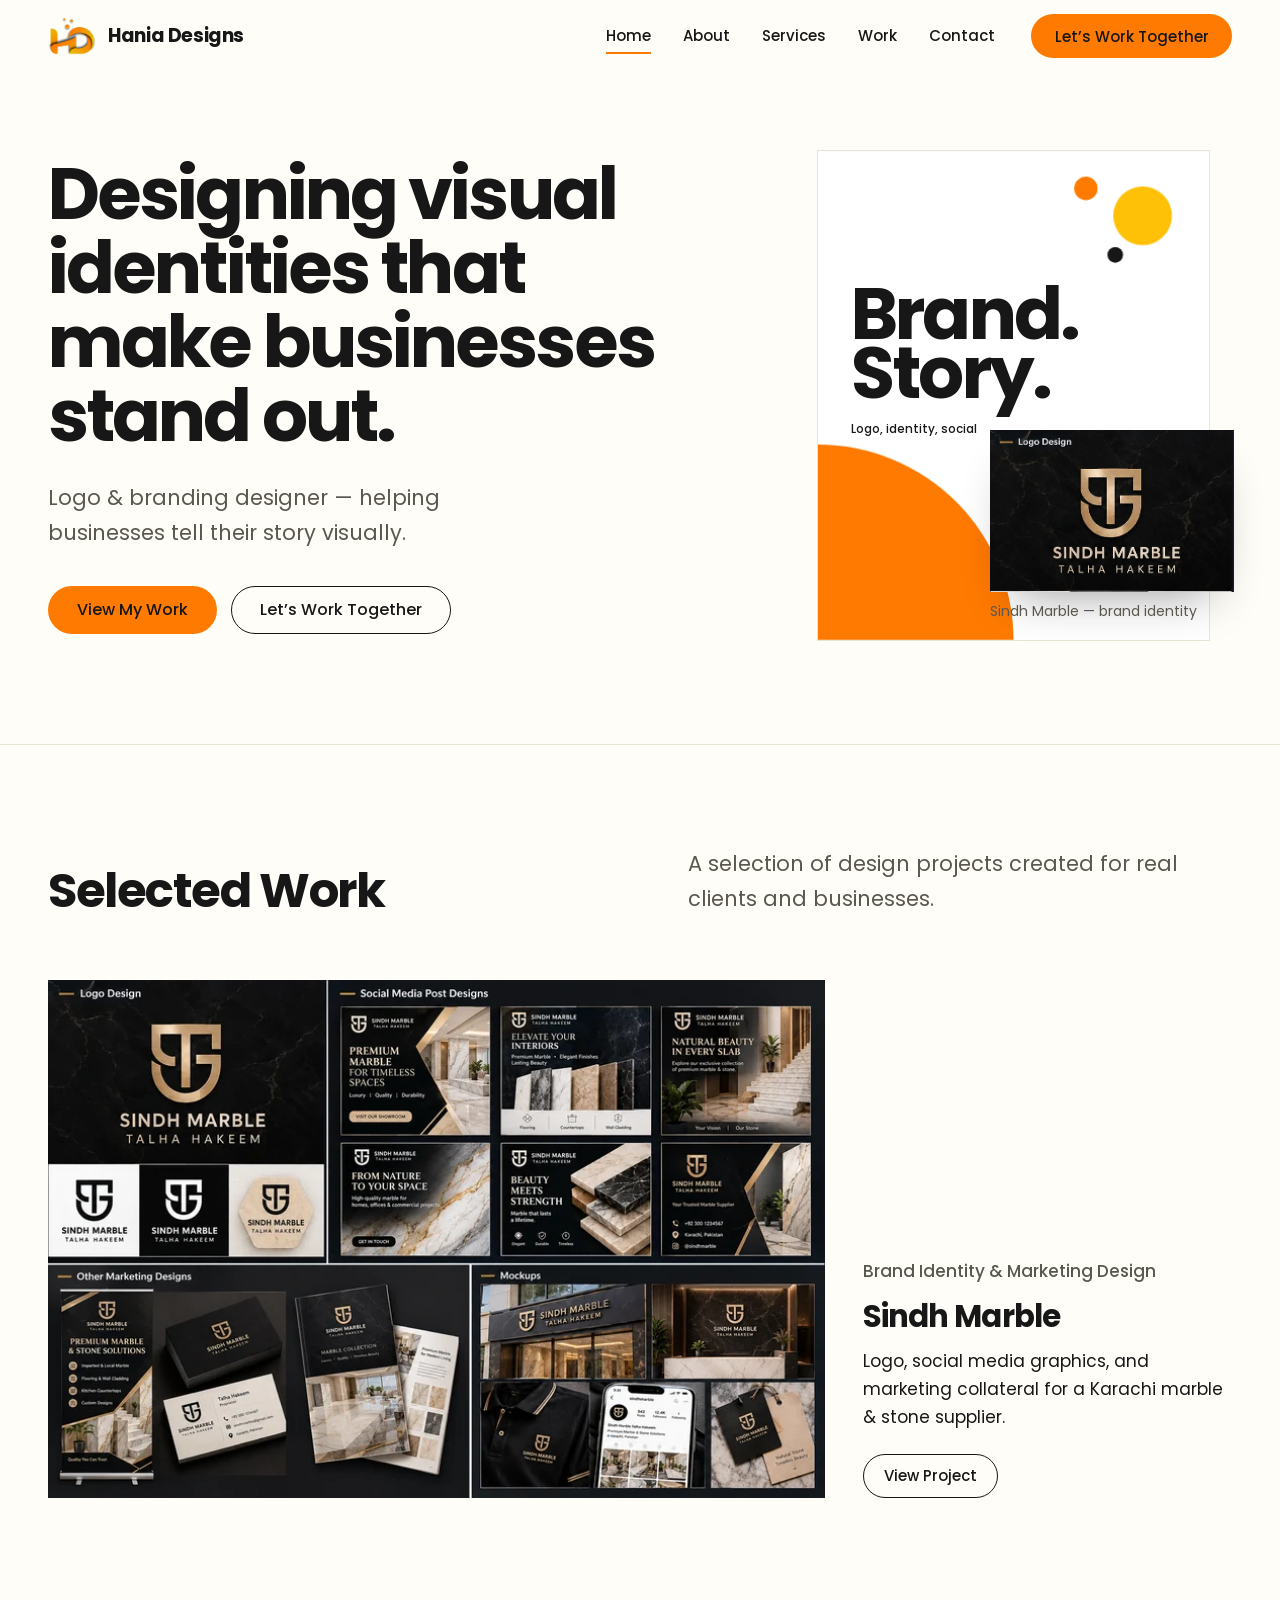
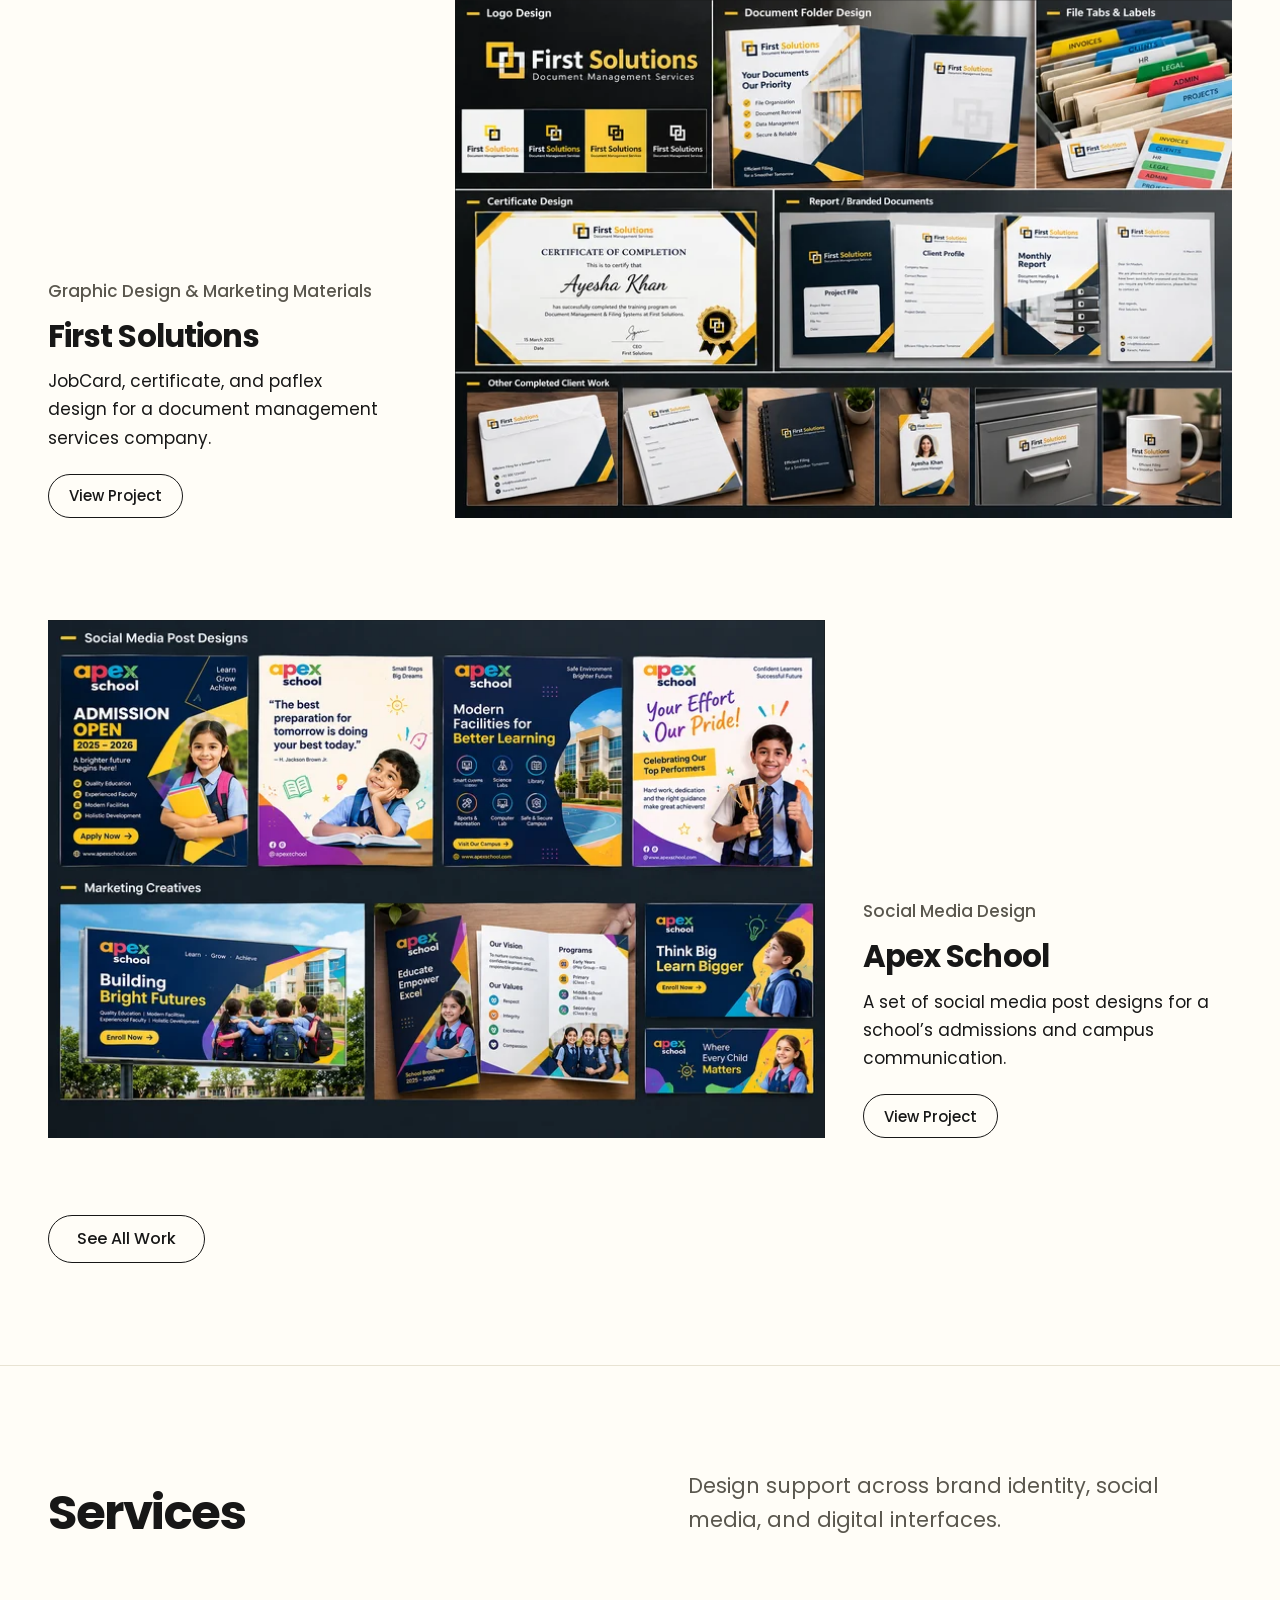
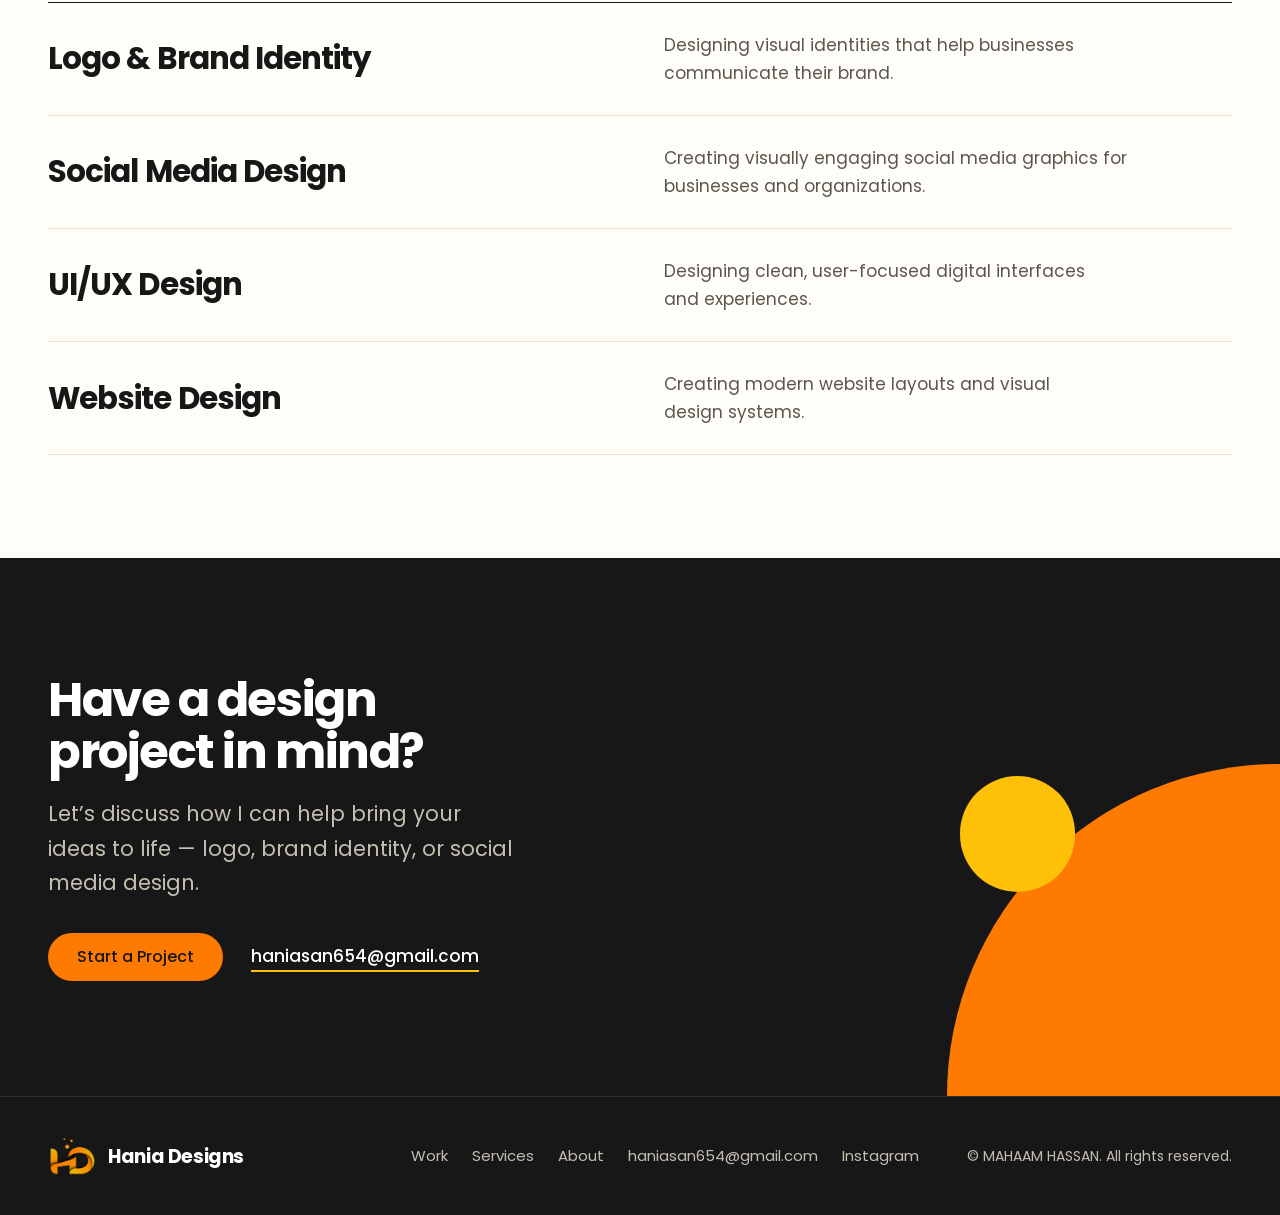
<file: index.html>
<!doctype html>
<html lang="en">
<head>
<meta charset="UTF-8">
<meta name="viewport" content="width=device-width, initial-scale=1, viewport-fit=cover">
<title>Hania Designs | Graphic Designer & Branding Designer</title>
<meta name="description" content="Hania Designs is a graphic design portfolio specializing in logo design, brand identity, social media design, and creative visual solutions.">
<link rel="canonical" href="https://haniadesigns.example/">
<meta property="og:type" content="website">
<meta property="og:title" content="Hania Designs | Graphic Designer & Branding Designer">
<meta property="og:description" content="Hania Designs is a graphic design portfolio specializing in logo design, brand identity, social media design, and creative visual solutions.">
<meta property="og:image" content="assets/img/sindh-marble-board.webp">
<meta name="theme-color" content="#FFFDF7">
<link rel="icon" href="assets/img/favicon-32.png" sizes="32x32">
<link rel="icon" href="assets/img/favicon-64.png" sizes="64x64">
<link rel="apple-touch-icon" href="assets/img/apple-touch-icon.png">
<link rel="preload" href="assets/fonts/poppins-regular.woff" as="font" type="font/woff" crossorigin>
<link rel="preload" href="assets/fonts/poppins-bold.woff" as="font" type="font/woff" crossorigin>
<link rel="stylesheet" href="assets/css/styles.css">
</head>
<body>
  <a class="skip-link" href="#main">Skip to content</a>
  <header class="site-header">
    <div class="container site-header__inner">
      <a class="brand" href="index.html">
        <img src="assets/img/hania-mark.png" width="40" height="32" alt="" loading="eager">
        Hania Designs
      </a>
      <button class="nav-toggle" type="button" aria-expanded="false" aria-controls="primary-nav" aria-label="Menu">
        <span></span><span></span><span></span>
      </button>
      <nav class="site-nav" id="primary-nav" aria-label="Primary">
        <ul>
          <li><a href="index.html" aria-current="page">Home</a></li><li><a href="about.html">About</a></li><li><a href="services.html">Services</a></li><li><a href="work.html">Work</a></li><li><a href="contact.html">Contact</a></li>
        </ul>
        <a class="btn btn--primary" href="contact.html">Let&rsquo;s Work Together</a>
      </nav>
    </div>
  </header>

<main id="main">
  <section class="hero">
    <div class="container hero__grid">
      <div>
        <h1 class="hero__title">Designing visual identities that make businesses stand out.</h1>
        <p class="hero__lead">Logo &amp; branding designer &mdash; helping businesses tell their story visually.</p>
        <div class="hero__actions">
          <a class="btn btn--primary" href="work.html">View My Work</a>
          <a class="btn btn--outline" href="contact.html">Let&rsquo;s Work Together</a>
        </div>
      </div>
      <div class="hero__art">
        <div class="artboard reveal">
          <span class="crop crop--tl" aria-hidden="true"></span>
          <span class="crop crop--tr" aria-hidden="true"></span>
          <span class="crop crop--bl" aria-hidden="true"></span>
          <span class="crop crop--br" aria-hidden="true"></span>
          <svg viewBox="0 0 400 500" aria-hidden="true">
            <path class="art-quarter" d="M0,500 L0,300 A200,200 0 0 1 200,500 Z" fill="var(--orange)"></path>
            <circle class="art-circle" cx="332" cy="66" r="30" fill="var(--yellow)"></circle>
            <circle class="art-circle" cx="274" cy="38" r="12" fill="var(--orange)" style="animation-delay:.42s"></circle>
            <circle class="art-circle" cx="304" cy="106" r="8" fill="var(--ink)" style="animation-delay:.52s"></circle>
            <text class="aa art-type" x="34" y="192">Brand.</text>
            <text class="aa art-type" x="34" y="252">Story.</text>
            <text class="hex art-type" x="34" y="288" fill="var(--muted)">Logo, identity, social</text>
          </svg>
        </div>
        <figure class="hero__tile reveal">
          <img src="assets/img/sindh-marble-logo-hero.webp" width="551" height="366" alt="Gold Sindh Marble monogram logo on a black marble surface" loading="eager">
          <figcaption>Sindh Marble &mdash; brand identity</figcaption>
        </figure>
      </div>
    </div>
  </section>
  <section class="section section--line" id="work">
    <div class="container">
      <div class="section-head reveal">
        <h2 class="h2">Selected Work</h2>
        <p>A selection of design projects created for real clients and businesses.</p>
      </div>
      <div class="projects">
        <article class="project">
          <a class="frame project__media reveal-img" href="projects/sindh-marble.html">
            <span class="frame__zoom"><img src="assets/img/sindh-marble-board-768.webp" srcset="assets/img/sindh-marble-board-768.webp 768w, assets/img/sindh-marble-board.webp 1536w" sizes="(min-width: 900px) 60vw, 100vw" width="768" height="512" alt="Sindh Marble brand identity: gold monogram logo, social media graphics, and marketing collateral on a black marble theme" loading="lazy"></span>
            <span class="frame__info"><strong>Sindh Marble</strong><span class="visually-hidden">Brand Identity & Marketing Design. Includes:</span><ul><li>Logo design</li><li>Social media post design</li><li>Marketing collateral</li></ul></span>
          </a>
          <div class="project__info reveal">
            <p class="project__cat">Brand Identity &amp; Marketing Design</p>
            <h3 class="project__title">Sindh Marble</h3>
            <p class="project__desc">Logo, social media graphics, and marketing collateral for a Karachi marble &amp; stone supplier.</p>
            <a class="btn btn--outline btn--sm" href="projects/sindh-marble.html">View Project</a>
          </div>
        </article>

        <article class="project project--flip">
          <a class="frame project__media reveal-img" href="projects/first-solutions.html">
            <span class="frame__zoom"><img src="assets/img/first-solutions-board-768.webp" srcset="assets/img/first-solutions-board-768.webp 768w, assets/img/first-solutions-board.webp 1536w" sizes="(min-width: 900px) 60vw, 100vw" width="768" height="512" alt="First Solutions branding: logo, document folder, file tabs, certificate, and branded document templates" loading="lazy"></span>
            <span class="frame__info"><strong>First Solutions</strong><span class="visually-hidden">Graphic Design & Marketing Materials. Includes:</span><ul><li>JobCard design</li><li>Certificate design</li><li>Paflex design</li></ul></span>
          </a>
          <div class="project__info reveal">
            <p class="project__cat">Graphic Design &amp; Marketing Materials</p>
            <h3 class="project__title">First Solutions</h3>
            <p class="project__desc">JobCard, certificate, and paflex design for a document management services company.</p>
            <a class="btn btn--outline btn--sm" href="projects/first-solutions.html">View Project</a>
          </div>
        </article>

        <article class="project">
          <a class="frame project__media reveal-img" href="projects/apex-school.html">
            <span class="frame__zoom"><img src="assets/img/apex-school-board-768.webp" srcset="assets/img/apex-school-board-768.webp 768w, assets/img/apex-school-board.webp 1536w" sizes="(min-width: 900px) 60vw, 100vw" width="768" height="512" alt="Apex School social media post designs for admissions and campus life" loading="lazy"></span>
            <span class="frame__info"><strong>Apex School</strong><span class="visually-hidden">Social Media Design. Includes:</span><ul><li>Social media post design</li></ul></span>
          </a>
          <div class="project__info reveal">
            <p class="project__cat">Social Media Design</p>
            <h3 class="project__title">Apex School</h3>
            <p class="project__desc">A set of social media post designs for a school&rsquo;s admissions and campus communication.</p>
            <a class="btn btn--outline btn--sm" href="projects/apex-school.html">View Project</a>
          </div>
        </article>
      </div>
      <div class="work-more reveal">
        <a class="btn btn--outline" href="work.html">See All Work</a>
      </div>
    </div>
  </section>
  <section class="section section--line">
    <div class="container">
      <div class="section-head reveal">
        <h2 class="h2">Services</h2>
        <p>Design support across brand identity, social media, and digital interfaces.</p>
      </div>
      <ul class="service-list reveal">
        <li><a href="services.html#logo-brand-identity"><h3>Logo &amp; Brand Identity</h3><p>Designing visual identities that help businesses communicate their brand.</p></a></li>
        <li><a href="services.html#social-media-design"><h3>Social Media Design</h3><p>Creating visually engaging social media graphics for businesses and organizations.</p></a></li>
        <li><a href="services.html#ui-ux-design"><h3>UI/UX Design</h3><p>Designing clean, user-focused digital interfaces and experiences.</p></a></li>
        <li><a href="services.html#website-design"><h3>Website Design</h3><p>Creating modern website layouts and visual design systems.</p></a></li>
      </ul>
    </div>
  </section>
  <section class="cta on-dark">
    <div class="container">
      <h2>Have a design project in mind?</h2>
      <p>Let&rsquo;s discuss how I can help bring your ideas to life &mdash; logo, brand identity, or social media design.</p>
      <div class="cta__actions">
        <a class="btn btn--primary" href="contact.html">Start a Project</a>
        <a class="cta__mail" href="mailto:haniassan654@gmail.com" class="email-link">
    <i class="fa-regular fa-envelope"></i>
    <span>haniasan654@gmail.com</span></a>
      </div>
    </div>
  </section>

</main>
  <footer class="site-footer">
    <div class="container site-footer__inner">
      <a class="brand" href="index.html">
        <img src="assets/img/hania-mark.png" width="34" height="27" alt="" loading="lazy">
        Hania Designs
      </a>
      <ul>
        <li><a href="work.html">Work</a></li>
        <li><a href="services.html">Services</a></li>
        <li><a href="about.html">About</a></li>
        <li><a href="mailto:haniassan654@gmail.com"><i class="fa-regular fa-envelope"></i>
        <span>haniasan654@gmail.com</span></a></li>
        <li><a href="https://www.instagram.com/haniadesigns_612/?hl=en"
       target="_blank"
       rel="noopener noreferrer">
        <i class="fa-brands fa-instagram"></i>
        <span>Instagram</span>
    </a></li>
      </ul>
      <small>&copy; MAHAAM HASSAN. All rights reserved.</small>
    </div>
  </footer>

<script src="assets/js/site.js" defer></script>
</body>
</html>
</file>
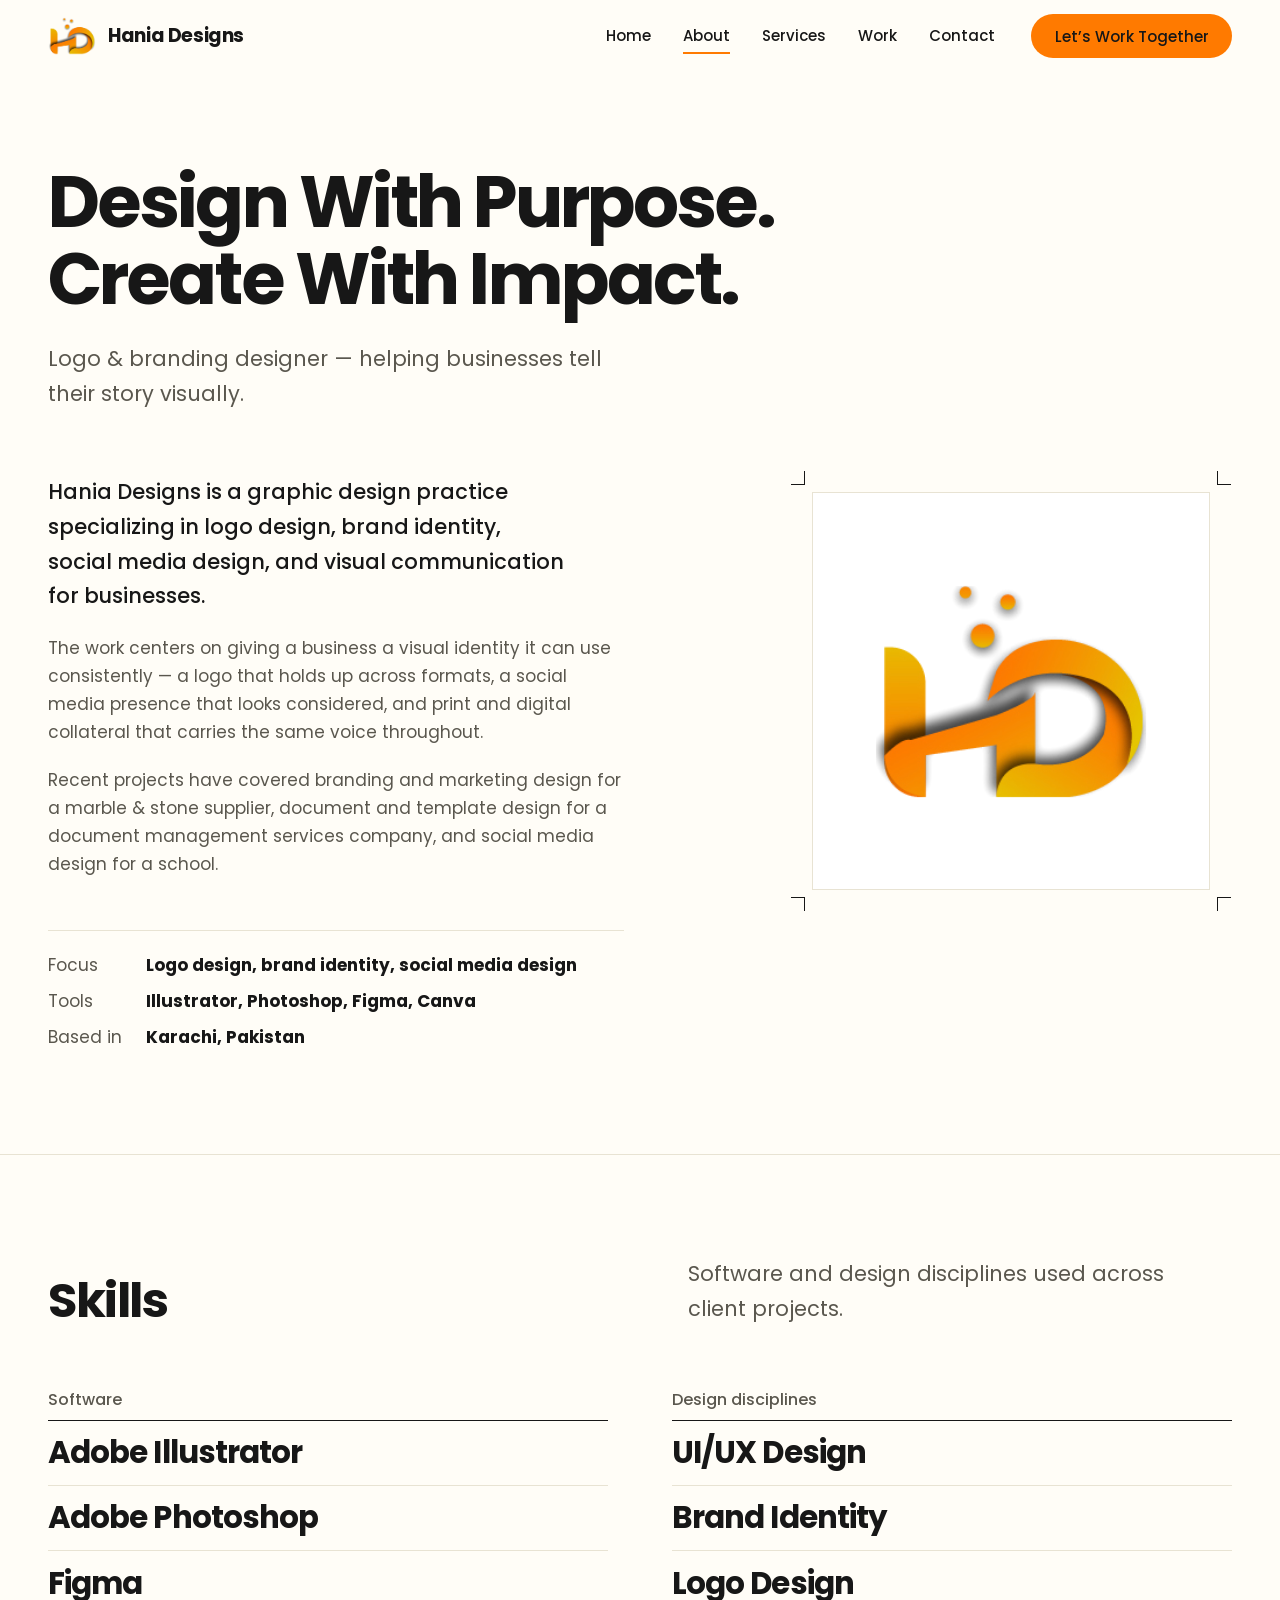
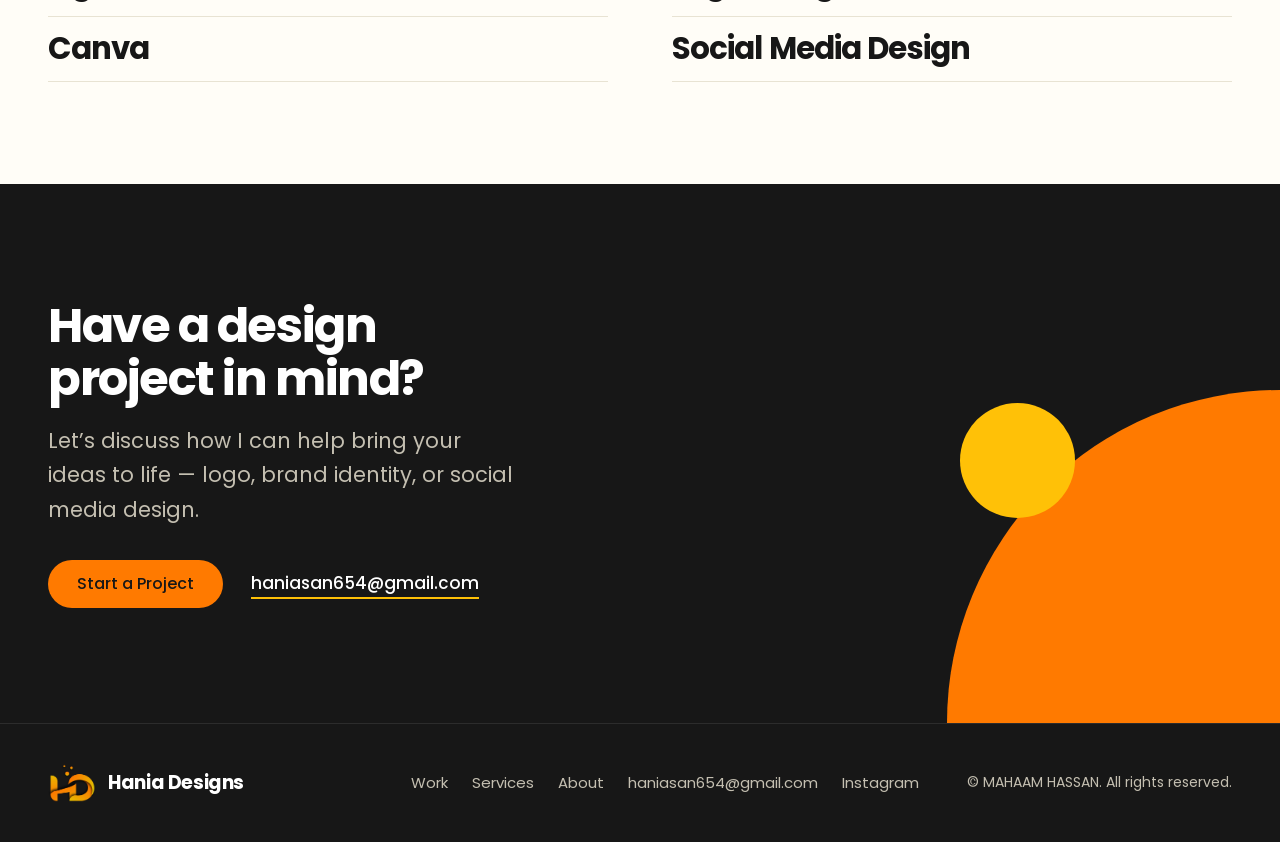
<file: about.html>
<!doctype html>
<html lang="en">
<head>
<meta charset="UTF-8">
<meta name="viewport" content="width=device-width, initial-scale=1, viewport-fit=cover">
<title>About | Hania Designs</title>
<meta name="description" content="Hania Designs is a graphic design portfolio specializing in logo design, brand identity, social media design, and creative visual solutions.">
<link rel="canonical" href="https://haniadesigns.example/about.html">
<meta property="og:type" content="website">
<meta property="og:title" content="About | Hania Designs">
<meta property="og:description" content="Hania Designs is a graphic design portfolio specializing in logo design, brand identity, social media design, and creative visual solutions.">
<meta property="og:image" content="assets/img/sindh-marble-board.webp">
<meta name="theme-color" content="#FFFDF7">
<link rel="icon" href="assets/img/favicon-32.png" sizes="32x32">
<link rel="icon" href="assets/img/favicon-64.png" sizes="64x64">
<link rel="apple-touch-icon" href="assets/img/apple-touch-icon.png">
<link rel="preload" href="assets/fonts/poppins-regular.woff" as="font" type="font/woff" crossorigin>
<link rel="preload" href="assets/fonts/poppins-bold.woff" as="font" type="font/woff" crossorigin>
<link rel="stylesheet" href="assets/css/styles.css">
</head>
<body>
  <a class="skip-link" href="#main">Skip to content</a>
  <header class="site-header">
    <div class="container site-header__inner">
      <a class="brand" href="index.html">
        <img src="assets/img/hania-mark.png" width="40" height="32" alt="" loading="eager">
        Hania Designs
      </a>
      <button class="nav-toggle" type="button" aria-expanded="false" aria-controls="primary-nav" aria-label="Menu">
        <span></span><span></span><span></span>
      </button>
      <nav class="site-nav" id="primary-nav" aria-label="Primary">
        <ul>
          <li><a href="index.html">Home</a></li><li><a href="about.html" aria-current="page">About</a></li><li><a href="services.html">Services</a></li><li><a href="work.html">Work</a></li><li><a href="contact.html">Contact</a></li>
        </ul>
        <a class="btn btn--primary" href="contact.html">Let&rsquo;s Work Together</a>
      </nav>
    </div>
  </header>

<main id="main">
  <section class="page-head">
    <div class="container">
      <h1 class="reveal">Design With Purpose. Create With Impact.</h1>
      <p class="lead reveal">Logo &amp; branding designer &mdash; helping businesses tell their story visually.</p>
    </div>
  </section>
  <section class="section section--tight-top">
    <div class="container about">
      <div class="about__text reveal">
        <p class="lead">Hania Designs is a graphic design practice specializing in logo design, brand identity, social media design, and visual communication for businesses.</p>
        <p>The work centers on giving a business a visual identity it can use consistently &mdash; a logo that holds up across formats, a social media presence that looks considered, and print and digital collateral that carries the same voice throughout.</p>
        <p>Recent projects have covered branding and marketing design for a marble &amp; stone supplier, document and template design for a document management services company, and social media design for a school.</p>
        <div class="facts">
          <dt>Focus</dt><dd>Logo design, brand identity, social media design</dd>
          <dt>Tools</dt><dd>Illustrator, Photoshop, Figma, Canva</dd>
          <dt>Based in</dt><dd>Karachi, Pakistan</dd>
        </div>
      </div>
      <figure class="about__visual reveal-img">
        <div class="artboard">
          <span class="crop crop--tl" aria-hidden="true"></span>
          <span class="crop crop--tr" aria-hidden="true"></span>
          <span class="crop crop--bl" aria-hidden="true"></span>
          <span class="crop crop--br" aria-hidden="true"></span>
          <img src="assets/img/hania-mark.png" alt="Hania Designs monogram mark" loading="lazy">
        </div>
      </figure>
    </div>
  </section>
  <section class="section section--line">
    <div class="container">
      <div class="section-head reveal">
        <h2 class="h2">Skills</h2>
        <p>Software and design disciplines used across client projects.</p>
      </div>
      <div class="skills">
        <div class="skill-group reveal">
          <h3>Software</h3>
          <ul>
            <li>Adobe Illustrator</li>
            <li>Adobe Photoshop</li>
            <li>Figma</li>
            <li>Canva</li>
          </ul>
        </div>
        <div class="skill-group reveal">
          <h3>Design disciplines</h3>
          <ul>
            <li>UI/UX Design</li>
            <li>Brand Identity</li>
            <li>Logo Design</li>
            <li>Social Media Design</li>
          </ul>
        </div>
      </div>
    </div>
  </section>
  <section class="cta on-dark">
    <div class="container">
      <h2>Have a design project in mind?</h2>
      <p>Let&rsquo;s discuss how I can help bring your ideas to life &mdash; logo, brand identity, or social media design.</p>
      <div class="cta__actions">
        <a class="btn btn--primary" href="contact.html">Start a Project</a>
        <a class="cta__mail" href="mailto:haniassan654@gmail.com"class="email-link">
    <i class="fa-regular fa-envelope"></i>
    <span>haniasan654@gmail.com</span></a>
      </div>
    </div>
  </section>

</main>
  <footer class="site-footer">
    <div class="container site-footer__inner">
      <a class="brand" href="index.html">
        <img src="assets/img/hania-mark.png" width="34" height="27" alt="" loading="lazy">
        Hania Designs
      </a>
      <ul>
        <li><a href="work.html">Work</a></li>
        <li><a href="services.html">Services</a></li>
        <li><a href="about.html">About</a></li>
        <li><a href="mailto:haniassan654@gmail.com"><i class="fa-regular fa-envelope"></i>
        <span>haniasan654@gmail.com</span></a></li>
        <li><a href="https://www.instagram.com/haniadesigns_612/?hl=en"
       target="_blank"
       rel="noopener noreferrer">
        <i class="fa-brands fa-instagram"></i>
        <span>Instagram</span>
    </a></li>
      </ul>
      <small>&copy; MAHAAM HASSAN. All rights reserved.</small>
    </div>
  </footer>

<script src="assets/js/site.js" defer></script>
</body>
</html>
</file>
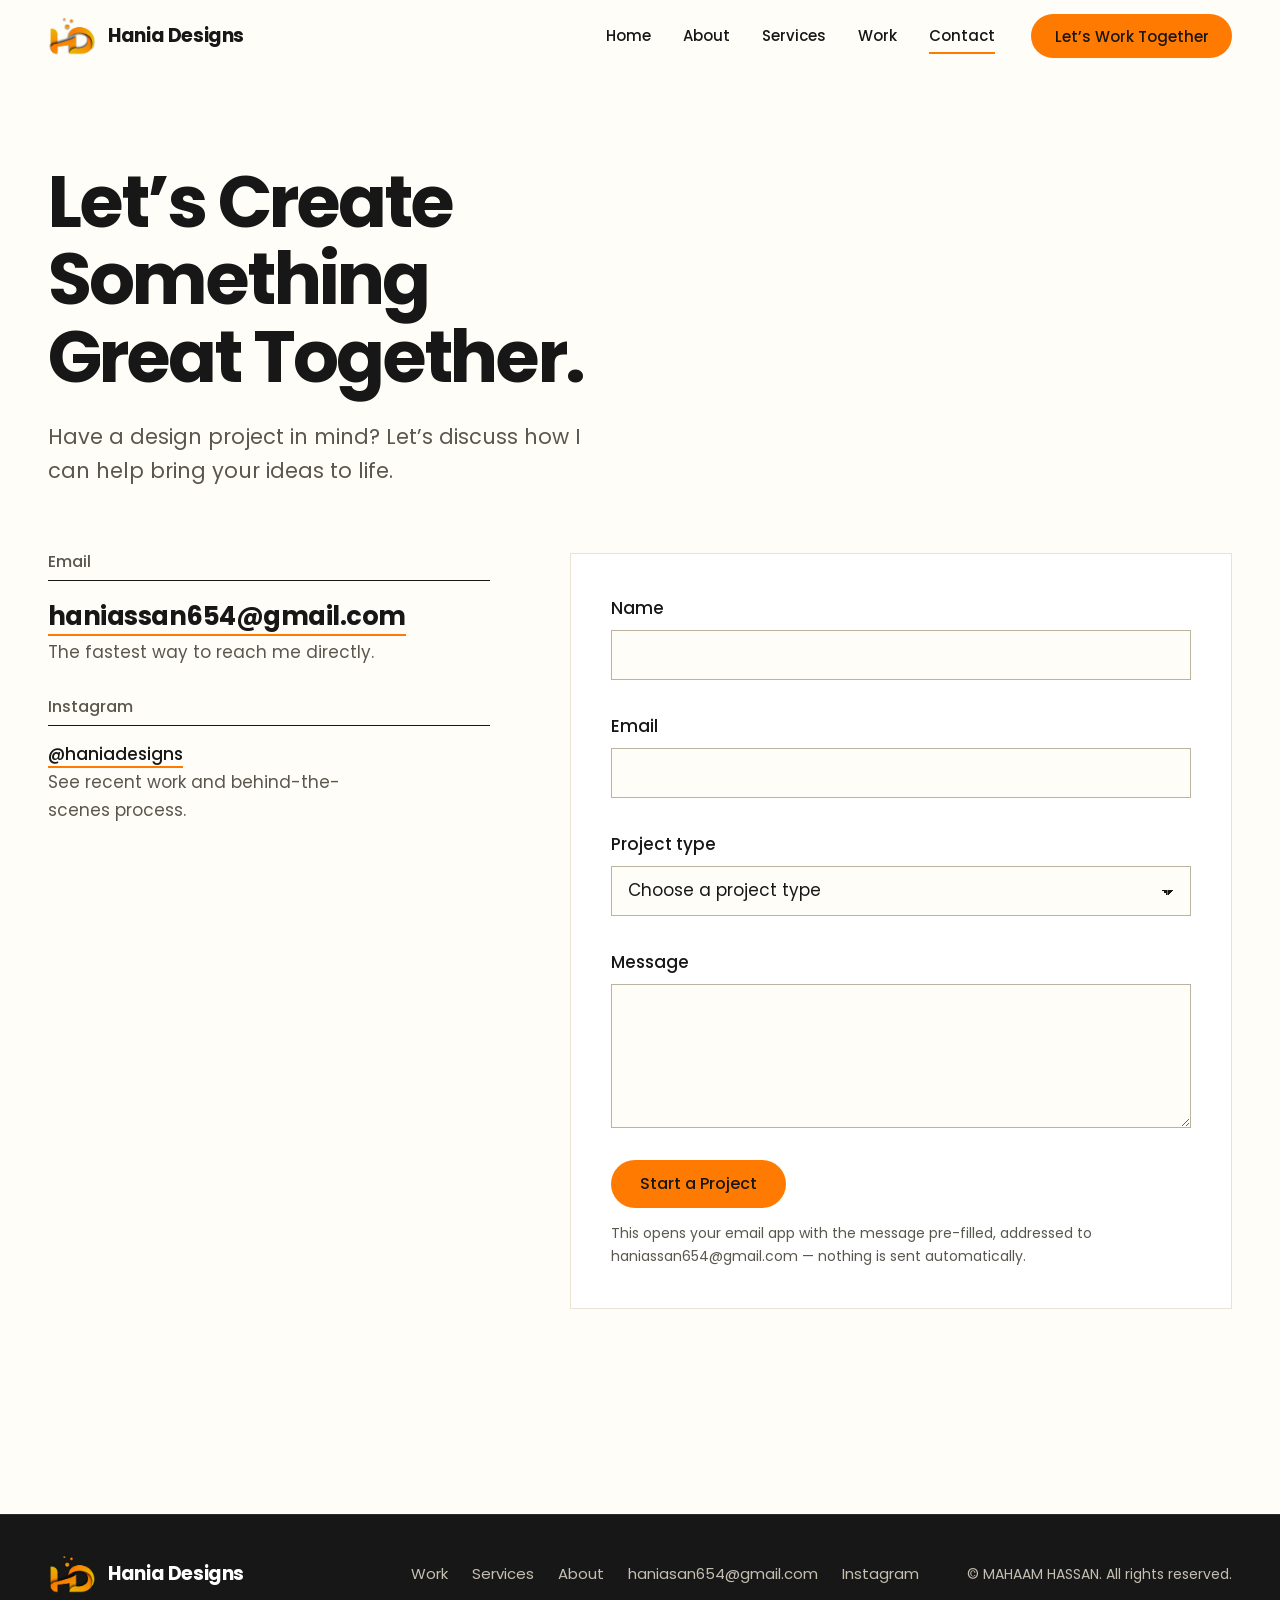
<file: contact.html>
<!doctype html>
<html lang="en">
<head>
<meta charset="UTF-8">
<meta name="viewport" content="width=device-width, initial-scale=1, viewport-fit=cover">
<title>Contact | Hania Designs</title>
<meta name="description" content="Get in touch with Hania Designs to start a logo, brand identity, or social media design project.">
<link rel="canonical" href="https://haniadesigns.example/contact.html">
<meta property="og:type" content="website">
<meta property="og:title" content="Contact | Hania Designs">
<meta property="og:description" content="Get in touch with Hania Designs to start a logo, brand identity, or social media design project.">
<meta property="og:image" content="assets/img/sindh-marble-board.webp">
<meta name="theme-color" content="#FFFDF7">
<link rel="icon" href="assets/img/favicon-32.png" sizes="32x32">
<link rel="icon" href="assets/img/favicon-64.png" sizes="64x64">
<link rel="apple-touch-icon" href="assets/img/apple-touch-icon.png">
<link rel="preload" href="assets/fonts/poppins-regular.woff" as="font" type="font/woff" crossorigin>
<link rel="preload" href="assets/fonts/poppins-bold.woff" as="font" type="font/woff" crossorigin>
<link rel="stylesheet" href="assets/css/styles.css">
</head>
<body>
  <a class="skip-link" href="#main">Skip to content</a>
  <header class="site-header">
    <div class="container site-header__inner">
      <a class="brand" href="index.html">
        <img src="assets/img/hania-mark.png" width="40" height="32" alt="" loading="eager">
        Hania Designs
      </a>
      <button class="nav-toggle" type="button" aria-expanded="false" aria-controls="primary-nav" aria-label="Menu">
        <span></span><span></span><span></span>
      </button>
      <nav class="site-nav" id="primary-nav" aria-label="Primary">
        <ul>
          <li><a href="index.html">Home</a></li><li><a href="about.html">About</a></li><li><a href="services.html">Services</a></li><li><a href="work.html">Work</a></li><li><a href="contact.html" aria-current="page">Contact</a></li>
        </ul>
        <a class="btn btn--primary" href="contact.html">Let&rsquo;s Work Together</a>
      </nav>
    </div>
  </header>

<main id="main">
  <section class="page-head">
    <div class="container">
      <h1 class="reveal">Let&rsquo;s Create Something Great Together.</h1>
      <p class="lead reveal">Have a design project in mind? Let&rsquo;s discuss how I can help bring your ideas to life.</p>
    </div>
  </section>
  <section class="section section--tight-top">
    <div class="container contact">
      <div class="contact__details reveal">
        <div>
          <h2>Email</h2>
          <a class="contact__mail text-link" href="mailto:haniassan654@gmail.com">haniassan654@gmail.com</a>
          <p>The fastest way to reach me directly.</p>
        </div>
        <div>
          <h2>Instagram</h2>
          <a class="text-link" href="https://www.instagram.com/haniadesigns_612/?hl=en" target="_blank" rel="noopener">@haniadesigns</a>
          <p>See recent work and behind-the-scenes process.</p>
        </div>
      </div>

      <form class="form reveal" id="contact-form" novalidate>
        <div class="field">
          <label for="name">Name</label>
          <input type="text" id="name" name="name" autocomplete="name" required>
          <span class="field__error" role="alert"></span>
        </div>
        <div class="field">
          <label for="email">Email</label>
          <input type="email" id="email" name="email" autocomplete="email" required>
          <span class="field__error" role="alert"></span>
        </div>
        <div class="field">
          <label for="project">Project type</label>
          <select id="project" name="project" required>
            <option value="" selected disabled>Choose a project type</option>
            <option>Logo &amp; Brand Identity</option>
            <option>Social Media Design</option>
            <option>UI/UX Design</option>
            <option>Website Design</option>
            <option>Something else</option>
          </select>
          <span class="field__error" role="alert"></span>
        </div>
        <div class="field">
          <label for="message">Message</label>
          <textarea id="message" name="message" required></textarea>
          <span class="field__error" role="alert"></span>
        </div>
        <div class="form__actions">
          <button class="btn btn--primary" type="submit">Start a Project</button>
          <p class="form__note">This opens your email app with the message pre-filled, addressed to haniassan654@gmail.com &mdash; nothing is sent automatically.</p>
        </div>
      </form>
    </div>

    <div class="container">
      <div class="form-result" id="form-result" hidden>
        <h2>Your message is ready to send</h2>
        <p>Click below to open it in your email app, addressed to haniassan654@gmail.com.</p>
        <pre></pre>
        <div class="form-result__actions">
          <a class="btn btn--primary js-mailto" href="#">Open in Email App</a>
        </div>
      </div>
    </div>
  </section>

</main>
  <footer class="site-footer">
    <div class="container site-footer__inner">
      <a class="brand" href="index.html">
        <img src="assets/img/hania-mark.png" width="34" height="27" alt="" loading="lazy">
        Hania Designs
      </a>
      <ul>
        <li><a href="work.html">Work</a></li>
        <li><a href="services.html">Services</a></li>
        <li><a href="about.html">About</a></li>
        <li><a href="mailto:haniassan654@gmail.com"><i class="fa-regular fa-envelope"></i>
        <span>haniasan654@gmail.com</span></a></li>
        <li><a href="https://www.instagram.com/haniadesigns_612/?hl=en"
       target="_blank"
       rel="noopener noreferrer">
        <i class="fa-brands fa-instagram"></i>
        <span>Instagram</span>
    </a></li>
      </ul>
      <small>&copy; MAHAAM HASSAN. All rights reserved.</small>
    </div>
  </footer>

<script src="assets/js/site.js" defer></script>
</body>
</html>
</file>
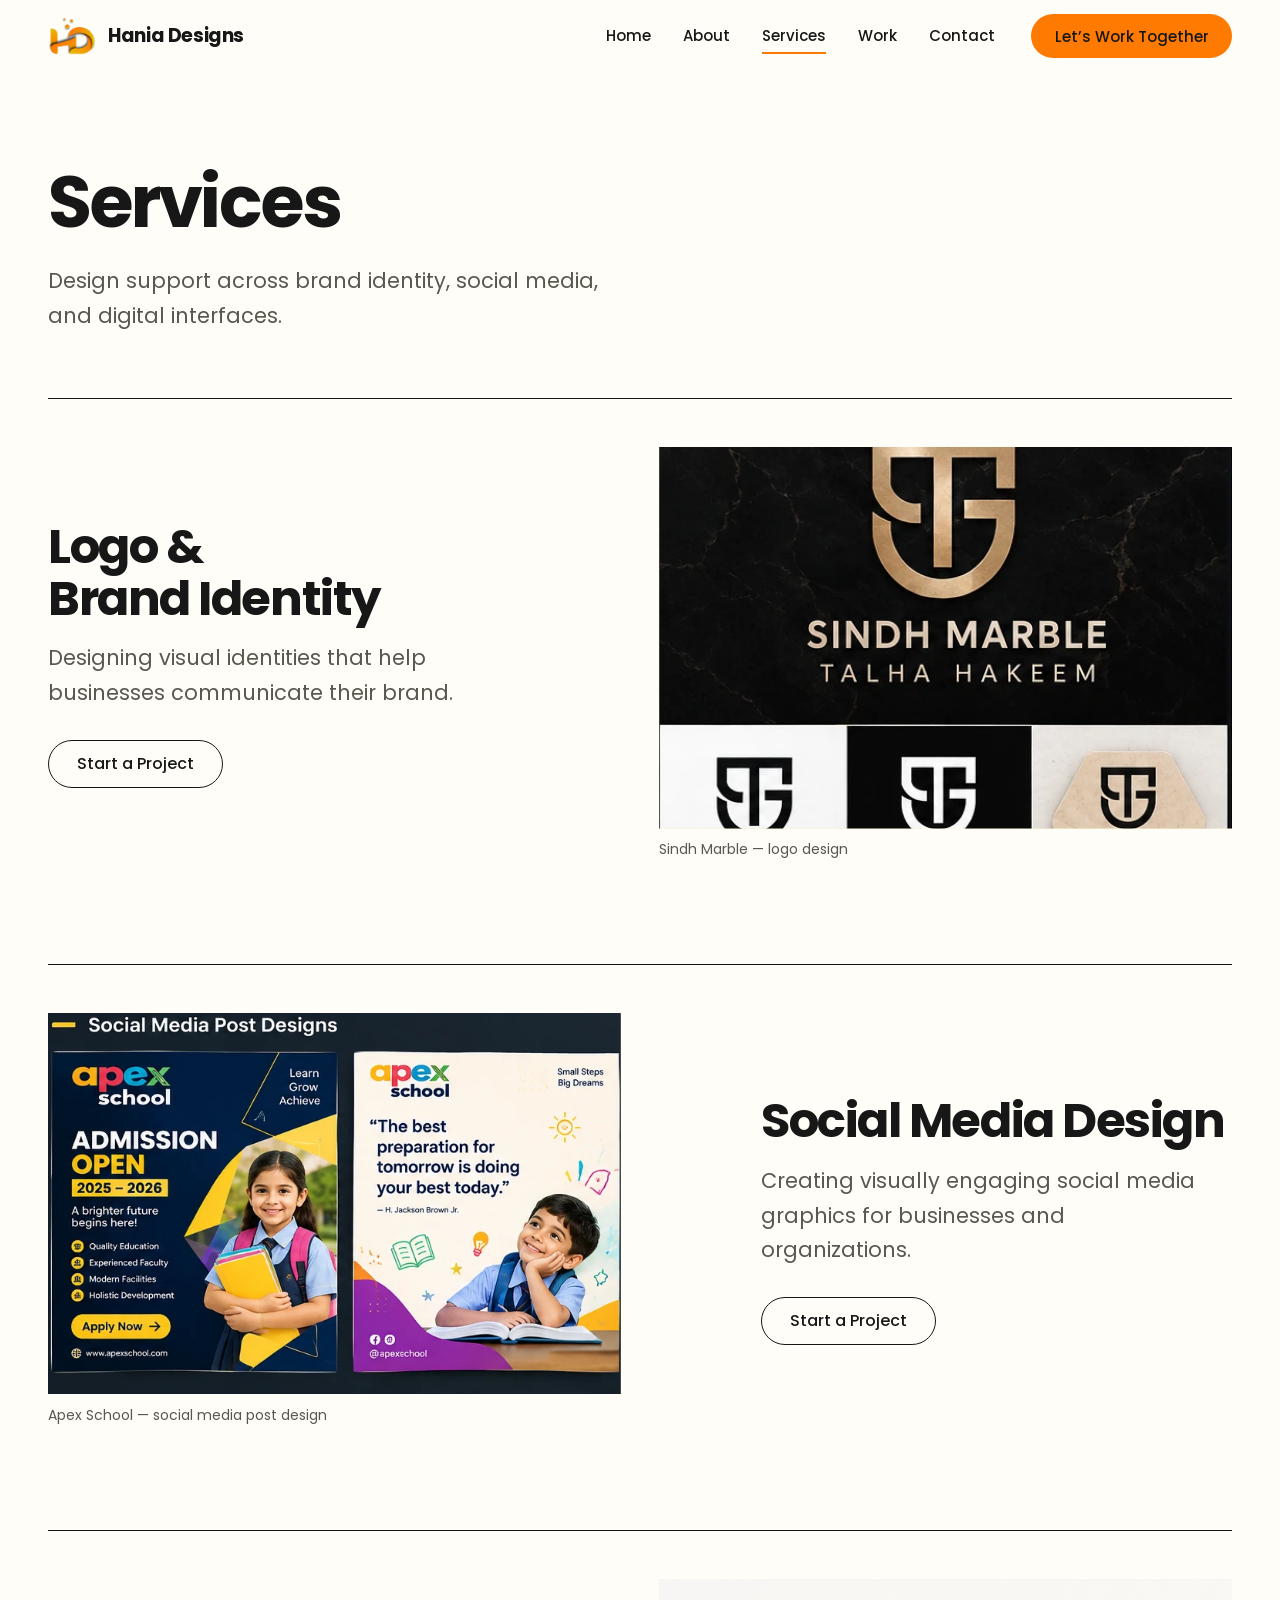
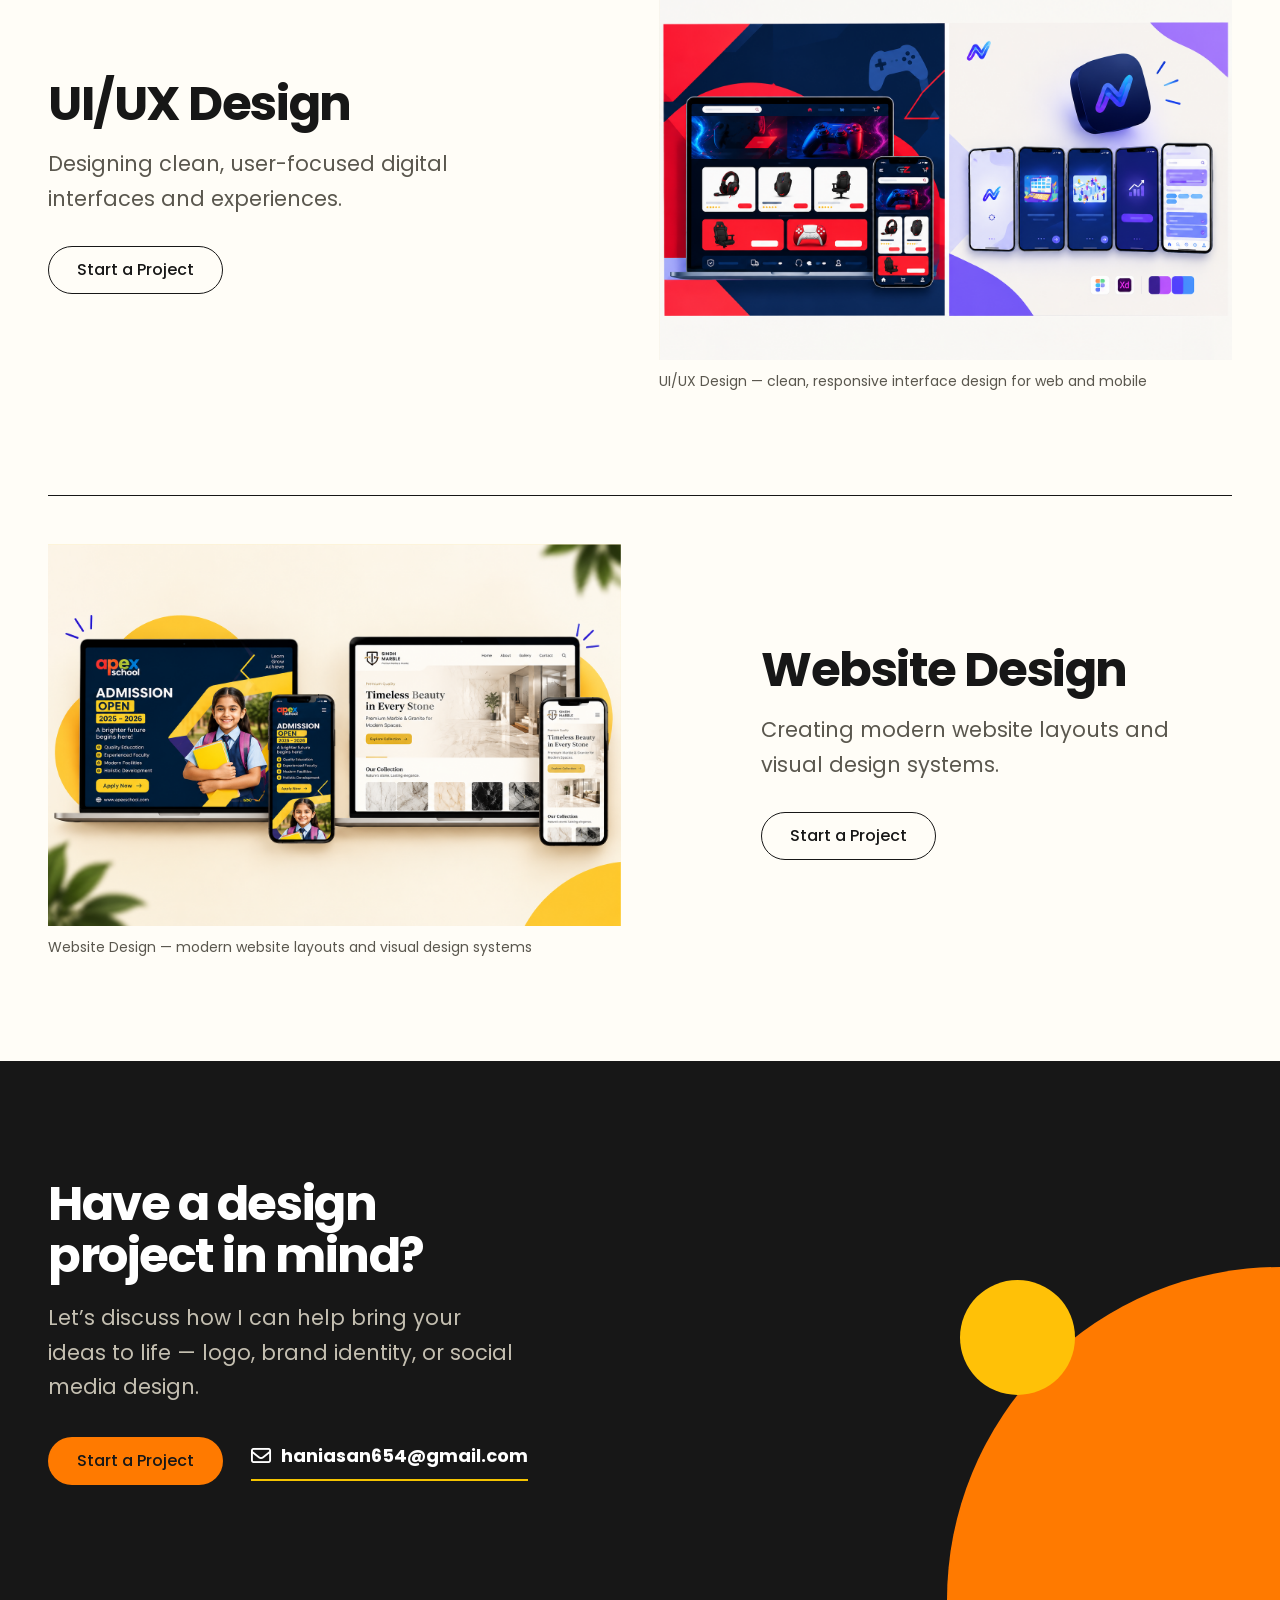
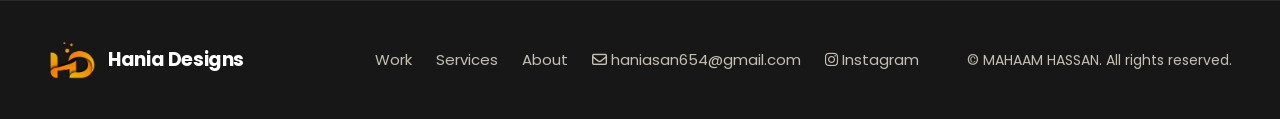
<file: services.html>
<!doctype html>
<html lang="en">
<head>
<meta charset="UTF-8">
<meta name="viewport" content="width=device-width, initial-scale=1, viewport-fit=cover">
<title>Services | Hania Designs</title>
<meta name="description" content="Logo & brand identity, social media design, UI/UX design, and website design services from Hania Designs.">
<link rel="canonical" href="https://haniadesigns.example/services.html">
<meta property="og:type" content="website">
<meta property="og:title" content="Services | Hania Designs">
<meta property="og:description" content="Logo & brand identity, social media design, UI/UX design, and website design services from Hania Designs.">
<meta property="og:image" content="assets/img/sindh-marble-board.webp">
<meta name="theme-color" content="#FFFDF7">
<link rel="icon" href="assets/img/favicon-32.png" sizes="32x32">
<link rel="icon" href="assets/img/favicon-64.png" sizes="64x64">
<link rel="apple-touch-icon" href="assets/img/apple-touch-icon.png">
<link rel="preload" href="assets/fonts/poppins-regular.woff" as="font" type="font/woff" crossorigin>
<link rel="preload" href="assets/fonts/poppins-bold.woff" as="font" type="font/woff" crossorigin>
<link rel="stylesheet" href="assets/css/styles.css">
<link rel="stylesheet" href="https://cdnjs.cloudflare.com/ajax/libs/font-awesome/6.5.2/css/all.min.css">
</head>
<body>
  <a class="skip-link" href="#main">Skip to content</a>
  <header class="site-header">
    <div class="container site-header__inner">
      <a class="brand" href="index.html">
        <img src="assets/img/hania-mark.png" width="40" height="32" alt="" loading="eager">
        Hania Designs
      </a>
      <button class="nav-toggle" type="button" aria-expanded="false" aria-controls="primary-nav" aria-label="Menu">
        <span></span><span></span><span></span>
      </button>
      <nav class="site-nav" id="primary-nav" aria-label="Primary">
        <ul>
          <li><a href="index.html">Home</a></li><li><a href="about.html">About</a></li><li><a href="services.html" aria-current="page">Services</a></li><li><a href="work.html">Work</a></li><li><a href="contact.html">Contact</a></li>
        </ul>
        <a class="btn btn--primary" href="contact.html">Let&rsquo;s Work Together</a>
      </nav>
    </div>
  </header>

<main id="main">
  <section class="page-head">
    <div class="container">
      <h1 class="reveal">Services</h1>
      <p class="lead reveal">Design support across brand identity, social media, and digital interfaces.</p>
    </div>
  </section>
  <section class="section section--tight-top">
    <div class="container services">
      <article class="service" id="logo-brand-identity">
        <div class="service__body reveal">
          <h2>Logo &amp; Brand Identity</h2>
          <p>Designing visual identities that help businesses communicate their brand.</p>
          <a class="btn btn--outline" href="contact.html">Start a Project</a>
        </div>
        <figure class="service__visual reveal-img">
          <div class="box"><img src="assets/img/sindh-marble-logo.webp" width="550" height="560" alt="Sindh Marble gold monogram logo shown in three colour variations" loading="lazy"></div>
          <figcaption>Sindh Marble &mdash; logo design</figcaption>
        </figure>
      </article>

      <article class="service" id="social-media-design">
        <div class="service__body reveal">
          <h2>Social Media Design</h2>
          <p>Creating visually engaging social media graphics for businesses and organizations.</p>
          <a class="btn btn--outline" href="contact.html">Start a Project</a>
        </div>
        <figure class="service__visual reveal-img">
          <div class="box"><img src="assets/img/apex-school-social-hero.webp" width="743" height="495" alt="Apex School social media post designs for admissions" loading="lazy"></div>
          <figcaption>Apex School &mdash; social media post design</figcaption>
        </figure>
      </article>

      <article class="service" id="ui-ux-design">
        <div class="service__body reveal">
          <h2>UI/UX Design</h2>
          <p>Designing clean, user-focused digital interfaces and experiences.</p>
          <a class="btn btn--outline" href="contact.html">Start a Project</a>
        </div>
        <figure class="service__visual reveal-img">
          <div class="box"><img src="assets/img/UIUX image.png" width="743" height="495" alt="Gaming Interface" loading="lazy"></div>
          <figcaption>UI/UX Design — clean, responsive interface design for web and mobile</figcaption>
        </figure>
      </article>

      <article class="service" id="website-design">
        <div class="service__body reveal">
          <h2>Website Design</h2>
          <p>Creating modern website layouts and visual design systems.</p>
          <a class="btn btn--outline" href="contact.html">Start a Project</a>
        </div>
        <figure class="service__visual reveal-img">
          <div class="box"><img src="assets/img/web design image.png" width="743" height="495" alt="Responsive website-design" loading="lazy"></div>
          <figcaption>Website Design — modern website layouts and visual design systems</figcaption>
        </figure>
      </article>
    </div>
  </section>
  <section class="cta on-dark">
    <div class="container">
      <h2>Have a design project in mind?</h2>
      <p>Let&rsquo;s discuss how I can help bring your ideas to life &mdash; logo, brand identity, or social media design.</p>
      <div class="cta__actions">
        <a class="btn btn--primary" href="contact.html">Start a Project</a>
        <a href="mailto:haniasan654@gmail.com" class="email-link">
    <i class="fa-regular fa-envelope"></i>
    <span>haniasan654@gmail.com</span>
</a>
        <!-- <a class="cta__mail" href="mailto:haniassan654@gmail.com">haniassan654@gmail.com</a> -->
      </div>
    </div>
  </section>

</main>
  <footer class="site-footer">
    <div class="container site-footer__inner">
      <a class="brand" href="index.html">
        <img src="assets/img/hania-mark.png" width="34" height="27" alt="" loading="lazy">
        Hania Designs
      </a>
      <ul>
        <li><a href="work.html">Work</a></li>
        <li><a href="services.html">Services</a></li>
        <li><a href="about.html">About</a></li>
        <li><a href="mailto:haniassan654@gmail.com"><i class="fa-regular fa-envelope"></i>
        <span>haniasan654@gmail.com</span></a></li>
        <li><a href="https://www.instagram.com/haniadesigns_612/?hl=en"
       target="_blank"
       rel="noopener noreferrer">
        <i class="fa-brands fa-instagram"></i>
        <span>Instagram</span>
    </a></li>
      </ul>
      <small>&copy; MAHAAM HASSAN. All rights reserved.</small>
    </div>
  </footer>

<script src="assets/js/site.js" defer></script>
</body>
</html>
</file>
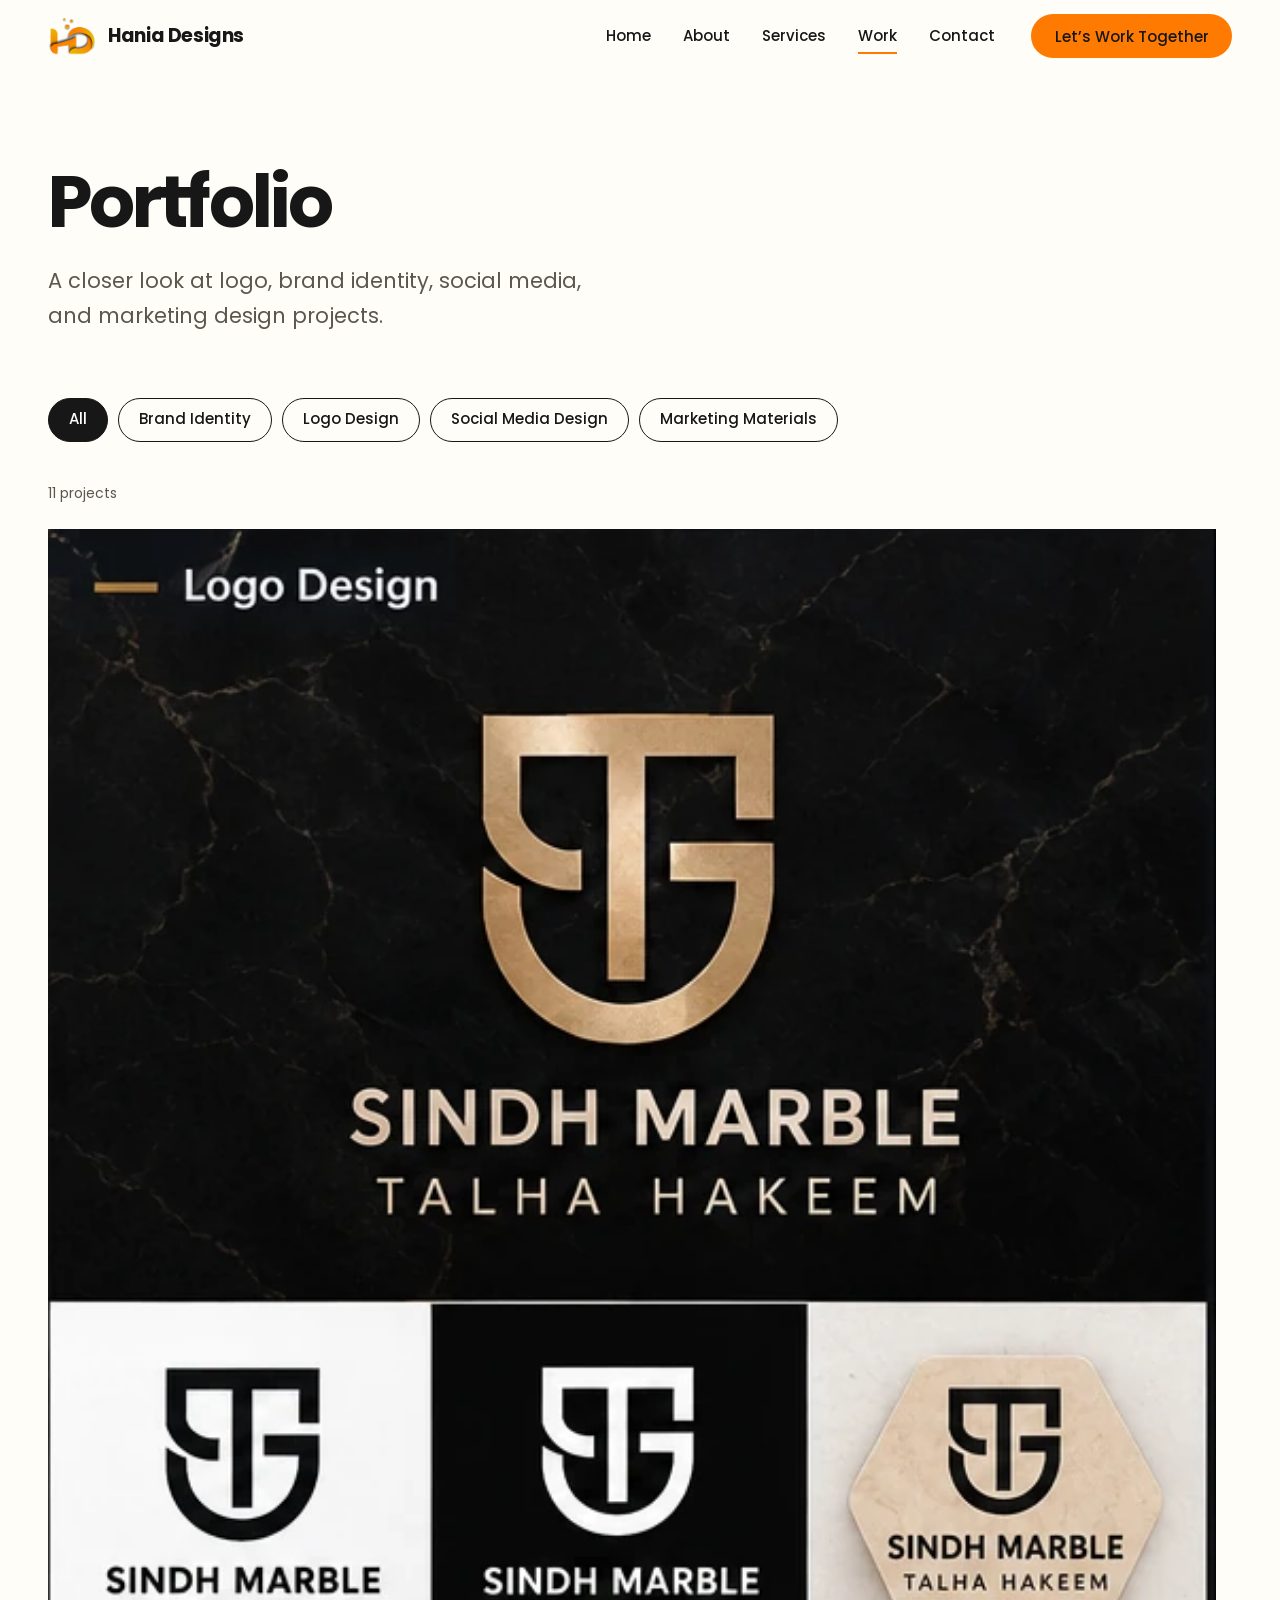
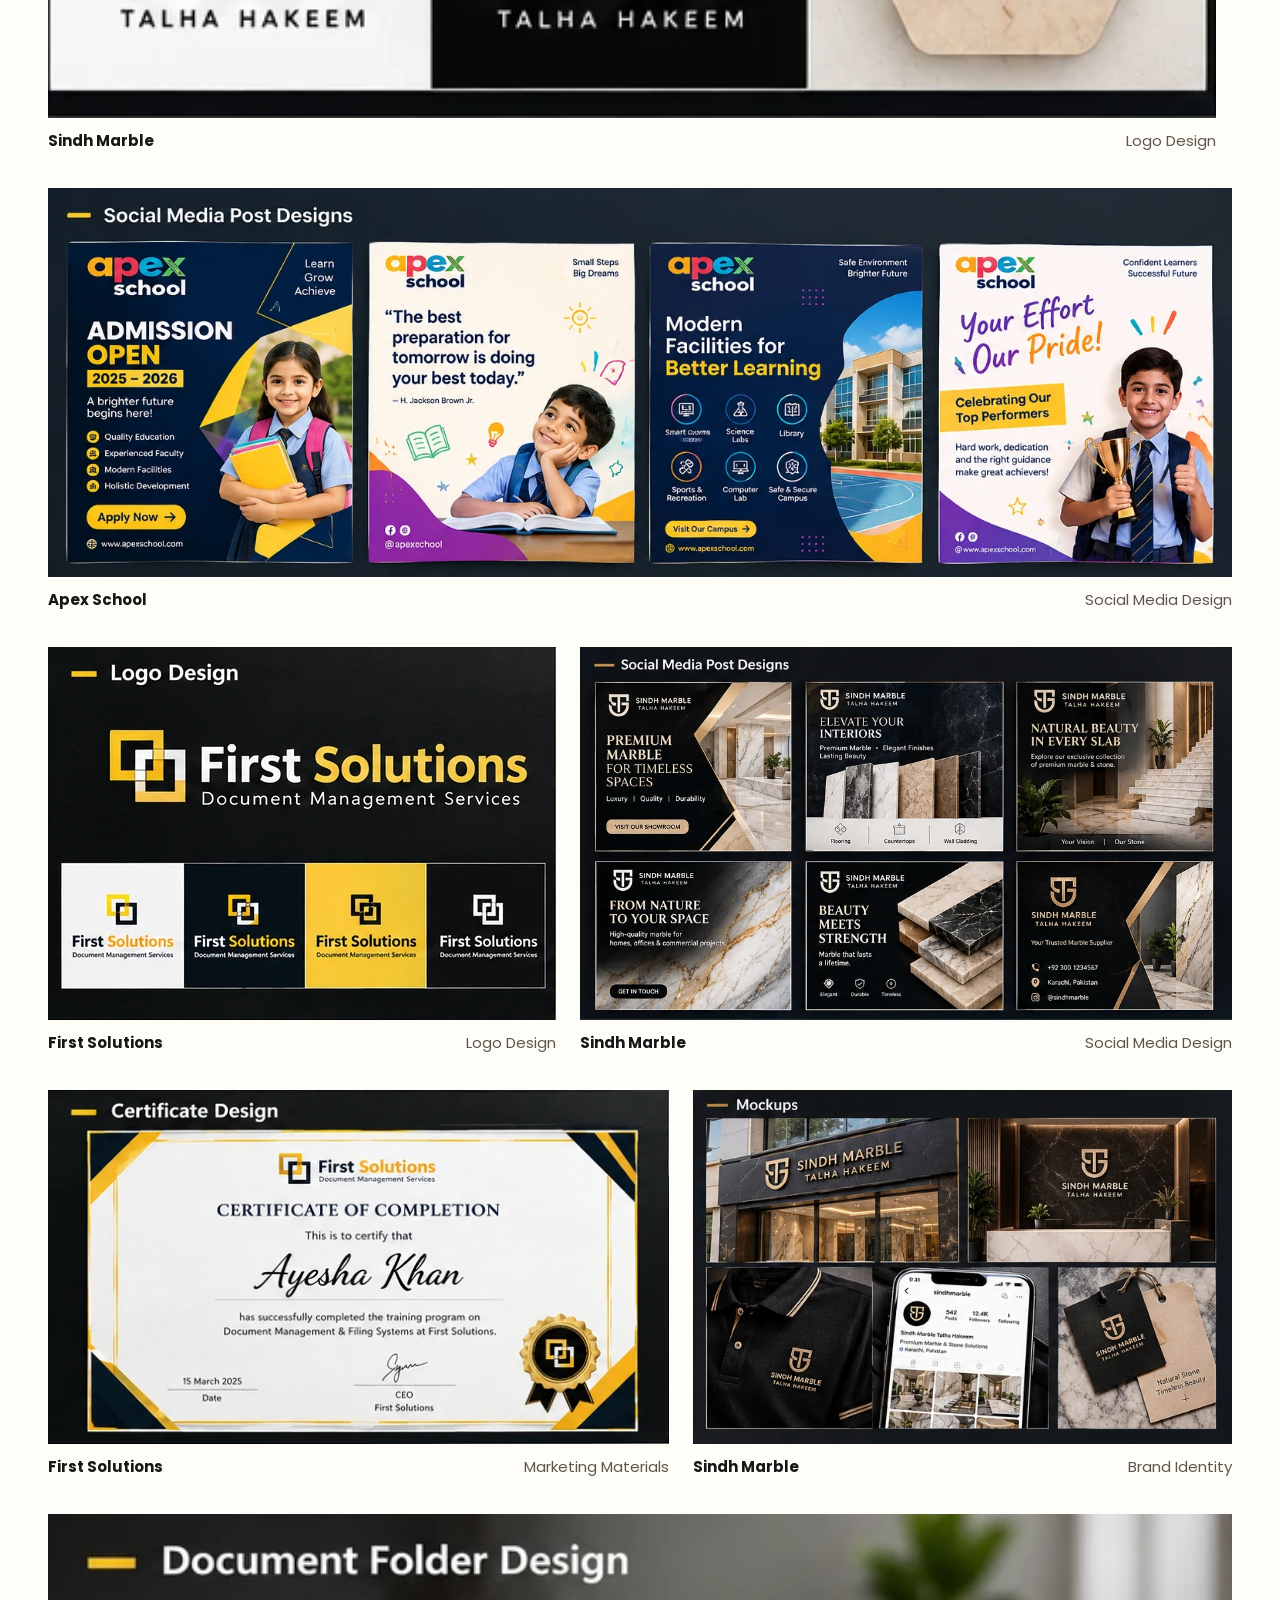
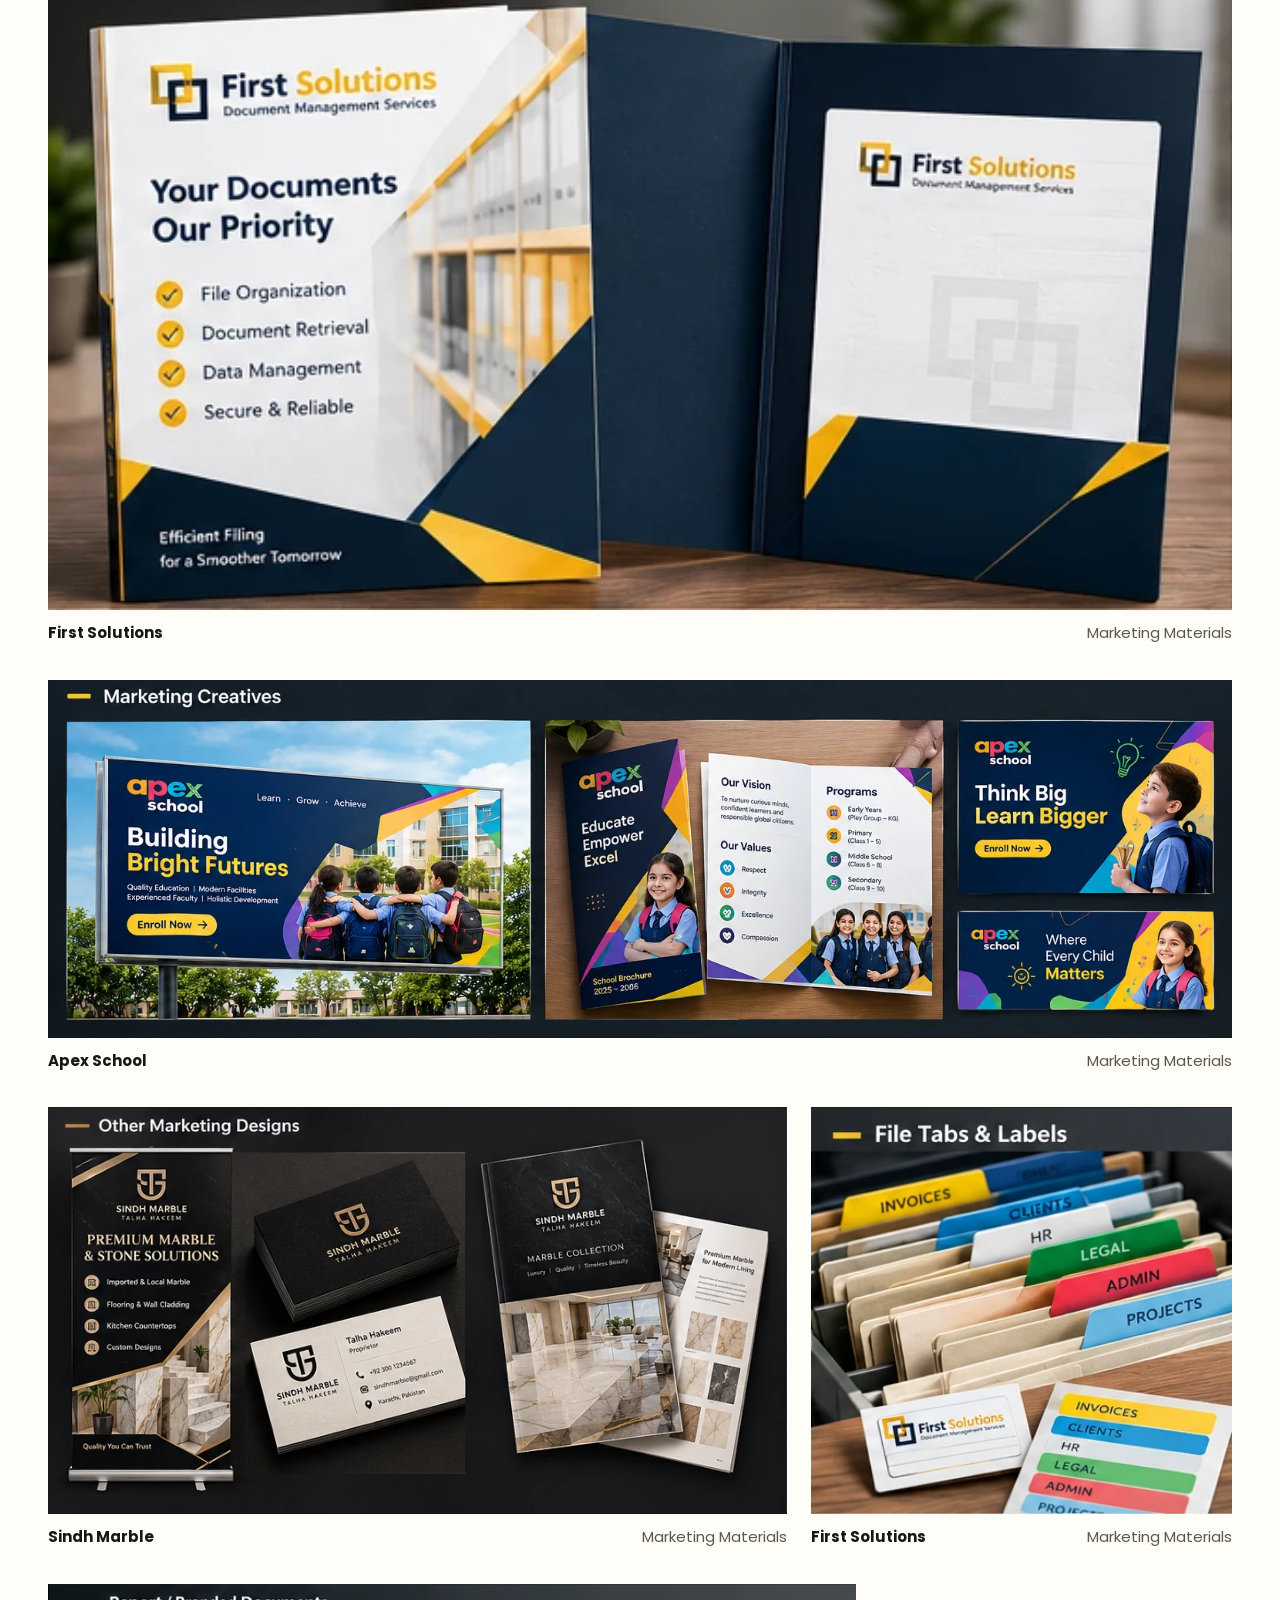
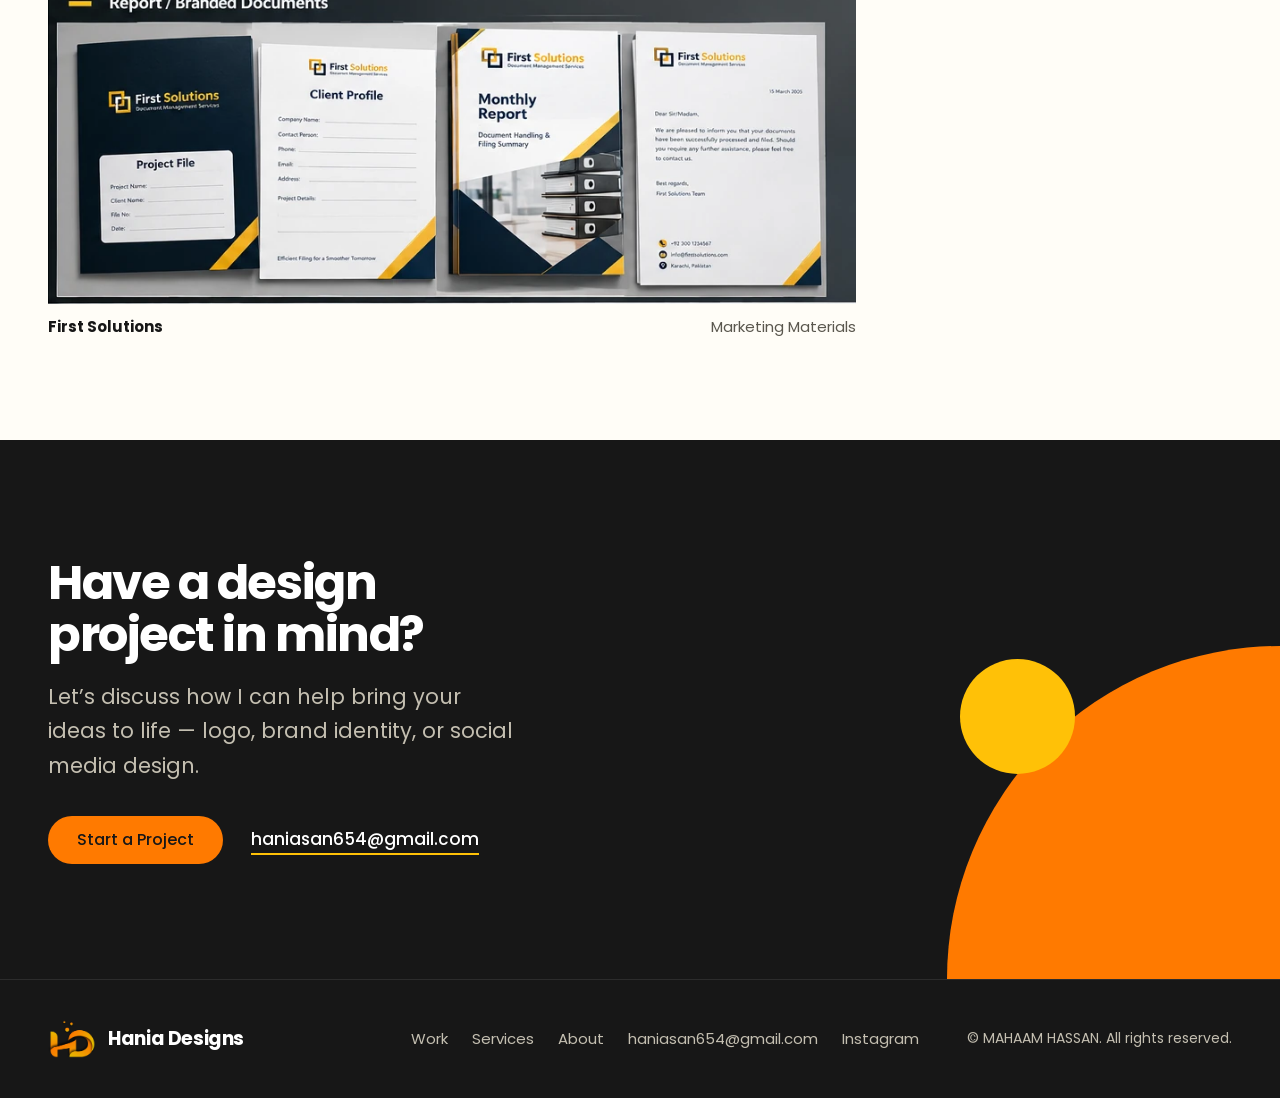
<file: work.html>
<!doctype html>
<html lang="en">
<head>
<meta charset="UTF-8">
<meta name="viewport" content="width=device-width, initial-scale=1, viewport-fit=cover">
<title>Work | Hania Designs</title>
<meta name="description" content="Browse logo design, brand identity, social media design, and marketing material projects by Hania Designs.">
<link rel="canonical" href="https://haniadesigns.example/work.html">
<meta property="og:type" content="website">
<meta property="og:title" content="Work | Hania Designs">
<meta property="og:description" content="Browse logo design, brand identity, social media design, and marketing material projects by Hania Designs.">
<meta property="og:image" content="assets/img/sindh-marble-board.webp">
<meta name="theme-color" content="#FFFDF7">
<link rel="icon" href="assets/img/favicon-32.png" sizes="32x32">
<link rel="icon" href="assets/img/favicon-64.png" sizes="64x64">
<link rel="apple-touch-icon" href="assets/img/apple-touch-icon.png">
<link rel="preload" href="assets/fonts/poppins-regular.woff" as="font" type="font/woff" crossorigin>
<link rel="preload" href="assets/fonts/poppins-bold.woff" as="font" type="font/woff" crossorigin>
<link rel="stylesheet" href="assets/css/styles.css">
</head>
<body>
  <a class="skip-link" href="#main">Skip to content</a>
  <header class="site-header">
    <div class="container site-header__inner">
      <a class="brand" href="index.html">
        <img src="assets/img/hania-mark.png" width="40" height="32" alt="" loading="eager">
        Hania Designs
      </a>
      <button class="nav-toggle" type="button" aria-expanded="false" aria-controls="primary-nav" aria-label="Menu">
        <span></span><span></span><span></span>
      </button>
      <nav class="site-nav" id="primary-nav" aria-label="Primary">
        <ul>
          <li><a href="index.html">Home</a></li><li><a href="about.html">About</a></li><li><a href="services.html">Services</a></li><li><a href="work.html" aria-current="page">Work</a></li><li><a href="contact.html">Contact</a></li>
        </ul>
        <a class="btn btn--primary" href="contact.html">Let&rsquo;s Work Together</a>
      </nav>
    </div>
  </header>

<main id="main">
  <section class="page-head">
    <div class="container">
      <h1 class="reveal">Portfolio</h1>
      <p class="lead reveal">A closer look at logo, brand identity, social media, and marketing design projects.</p>
    </div>
  </section>
  <section class="section section--tight-top">
    <div class="container">
      <div class="filters reveal" role="group" aria-label="Filter projects by category">
        <button class="chip" type="button" data-filter="all" aria-pressed="true">All</button>
        <button class="chip" type="button" data-filter="brand-identity" aria-pressed="false">Brand Identity</button>
        <button class="chip" type="button" data-filter="logo-design" aria-pressed="false">Logo Design</button>
        <button class="chip" type="button" data-filter="social-media-design" aria-pressed="false">Social Media Design</button>
        <button class="chip" type="button" data-filter="marketing-materials" aria-pressed="false">Marketing Materials</button>
      </div>
      <p class="filter-status" aria-live="polite">11 projects</p>
      <ul class="justified reveal">
        <li class="tile" style="--ratio:0.9821" data-categories="logo-design,brand-identity">
          <a class="tile__link reveal-img" href="projects/sindh-marble.html">
            <span class="tile__media"><img src="assets/img/sindh-marble-logo.webp" width="550" height="560" alt="Sindh Marble gold monogram logo in three colour variations" loading="eager"></span>
            <span class="tile__cap"><span class="tile__proj">Sindh Marble</span><span class="tile__label">Logo Design</span></span>
          </a>
        </li><li class="tile" style="--ratio:3.0416" data-categories="social-media-design">
          <a class="tile__link reveal-img" href="projects/apex-school.html">
            <span class="tile__media"><img src="assets/img/apex-school-social.webp" width="1536" height="505" alt="Four Apex School social media post designs for admissions and campus life" loading="eager"></span>
            <span class="tile__cap"><span class="tile__proj">Apex School</span><span class="tile__label">Social Media Design</span></span>
          </a>
        </li><li class="tile" style="--ratio:1.3619" data-categories="logo-design,brand-identity">
          <a class="tile__link reveal-img" href="projects/first-solutions.html">
            <span class="tile__media"><img src="assets/img/first-solutions-logo.webp" width="508" height="373" alt="First Solutions logo in four colour variations" loading="eager"></span>
            <span class="tile__cap"><span class="tile__proj">First Solutions</span><span class="tile__label">Logo Design</span></span>
          </a>
        </li><li class="tile" style="--ratio:1.75" data-categories="social-media-design,marketing-materials">
          <a class="tile__link reveal-img" href="projects/sindh-marble.html">
            <span class="tile__media"><img src="assets/img/sindh-marble-social.webp" width="980" height="560" alt="Six Sindh Marble social media post designs" loading="eager"></span>
            <span class="tile__cap"><span class="tile__proj">Sindh Marble</span><span class="tile__label">Social Media Design</span></span>
          </a>
        </li><li class="tile" style="--ratio:1.7542" data-categories="marketing-materials">
          <a class="tile__link reveal-img" href="projects/first-solutions.html">
            <span class="tile__media"><img src="assets/img/first-solutions-cert.webp" width="628" height="358" alt="First Solutions certificate of completion design" loading="eager"></span>
            <span class="tile__cap"><span class="tile__proj">First Solutions</span><span class="tile__label">Marketing Materials</span></span>
          </a>
        </li><li class="tile" style="--ratio:1.5207" data-categories="brand-identity,marketing-materials">
          <a class="tile__link reveal-img" href="projects/sindh-marble.html">
            <span class="tile__media"><img src="assets/img/sindh-marble-mockups.webp" width="698" height="459" alt="Sindh Marble branding applied to storefront signage, reception desk, polo shirt, phone screen, and gift tag mockups" loading="eager"></span>
            <span class="tile__cap"><span class="tile__proj">Sindh Marble</span><span class="tile__label">Brand Identity</span></span>
          </a>
        </li><li class="tile" style="--ratio:1.6997" data-categories="marketing-materials">
          <a class="tile__link reveal-img" href="projects/first-solutions.html">
            <span class="tile__media"><img src="assets/img/first-solutions-folder.webp" width="634" height="373" alt="First Solutions branded document folder, open to show the inside pocket" loading="eager"></span>
            <span class="tile__cap"><span class="tile__proj">First Solutions</span><span class="tile__label">Marketing Materials</span></span>
          </a>
        </li><li class="tile" style="--ratio:3.3103" data-categories="marketing-materials,social-media-design">
          <a class="tile__link reveal-img" href="projects/apex-school.html">
            <span class="tile__media"><img src="assets/img/apex-school-marketing.webp" width="1536" height="464" alt="Apex School billboard, tri-fold brochure, and promotional banners" loading="eager"></span>
            <span class="tile__cap"><span class="tile__proj">Apex School</span><span class="tile__label">Marketing Materials</span></span>
          </a>
        </li><li class="tile" style="--ratio:1.8148" data-categories="marketing-materials,brand-identity">
          <a class="tile__link reveal-img" href="projects/sindh-marble.html">
            <span class="tile__media"><img src="assets/img/sindh-marble-marketing.webp" width="833" height="459" alt="Sindh Marble rollup banner, business cards, and brochure" loading="eager"></span>
            <span class="tile__cap"><span class="tile__proj">Sindh Marble</span><span class="tile__label">Marketing Materials</span></span>
          </a>
        </li><li class="tile" style="--ratio:1.0349" data-categories="marketing-materials">
          <a class="tile__link reveal-img" href="projects/first-solutions.html">
            <span class="tile__media"><img src="assets/img/first-solutions-tabs.webp" width="386" height="373" alt="First Solutions colour-coded file tabs and folder labels" loading="eager"></span>
            <span class="tile__cap"><span class="tile__proj">First Solutions</span><span class="tile__label">Marketing Materials</span></span>
          </a>
        </li><li class="tile" style="--ratio:2.5251" data-categories="marketing-materials">
          <a class="tile__link reveal-img" href="projects/first-solutions.html">
            <span class="tile__media"><img src="assets/img/first-solutions-report.webp" width="904" height="358" alt="First Solutions branded project file, client profile sheet, and monthly report templates" loading="eager"></span>
            <span class="tile__cap"><span class="tile__proj">First Solutions</span><span class="tile__label">Marketing Materials</span></span>
          </a>
        </li>
      </ul>
    </div>
  </section>
  <section class="cta on-dark">
    <div class="container">
      <h2>Have a design project in mind?</h2>
      <p>Let&rsquo;s discuss how I can help bring your ideas to life &mdash; logo, brand identity, or social media design.</p>
      <div class="cta__actions">
        <a class="btn btn--primary" href="contact.html">Start a Project</a>
        <a class="cta__mail" href="mailto:haniassan654@gmail.com" class="email-link">
    <i class="fa-regular fa-envelope"></i>
    <span>haniasan654@gmail.com</span></a>
      </div>
    </div>
  </section>

</main>
  <footer class="site-footer">
    <div class="container site-footer__inner">
      <a class="brand" href="index.html">
        <img src="assets/img/hania-mark.png" width="34" height="27" alt="" loading="lazy">
        Hania Designs
      </a>
      <ul>
        <li><a href="work.html">Work</a></li>
        <li><a href="services.html">Services</a></li>
        <li><a href="about.html">About</a></li>
        <li><a href="mailto:haniassan654@gmail.com"><i class="fa-regular fa-envelope"></i>
        <span>haniasan654@gmail.com</span></a></li>
        <li><a href="https://www.instagram.com/haniadesigns_612/?hl=en"
       target="_blank"
       rel="noopener noreferrer">
        <i class="fa-brands fa-instagram"></i>
        <span>Instagram</span>
    </a></li>
      </ul>
      <small>&copy; MAHAAM HASSAN. All rights reserved.</small>
    </div>
  </footer>

<script src="assets/js/site.js" defer></script>
</body>
</html>
</file>
<file: assets/css/styles.css>
/* ==========================================================================
   Hania Designs — portfolio styles
   Structure: 1 Tokens · 2 Base · 3 Layout · 4 Components · 5 Pages · 6 Motion
   Edit brand colours and type in the Tokens block below.
   ========================================================================== */

/* ---------- 1. Tokens ---------- */
@font-face { font-family: "Poppins"; src: url("../fonts/poppins-regular.woff") format("woff"); font-weight: 400; font-style: normal; font-display: swap; }
@font-face { font-family: "Poppins"; src: url("../fonts/poppins-medium.woff") format("woff");  font-weight: 500; font-style: normal; font-display: swap; }
@font-face { font-family: "Poppins"; src: url("../fonts/poppins-bold.woff") format("woff");    font-weight: 700; font-style: normal; font-display: swap; }

:root {
  /* Brand */
  --yellow: #FFC107;
  --orange: #FF7A00;
  --white:  #FFFFFF;
  --ink:    #171717;
  --paper:  #FFFDF7;

  /* Neutrals derived from the brand */
  --butter: #FFF4CF;            /* light tint of the brand yellow, used for panels */
  --line:   #E8E3D3;            /* borders */
  --muted:  #5A574E;            /* secondary text (6.9:1 on paper) */
  --muted-on-dark: #C4BFB1;
  --error:  #B00020;

  --font: "Poppins", system-ui, -apple-system, "Segoe UI", Roboto, "Helvetica Neue", Arial, sans-serif;

  /* Type scale */
  --fs-hero: clamp(2.35rem, 0.9rem + 4.8vw, 4.5rem);
  --fs-h1:   clamp(2.25rem, 1rem + 4.4vw, 4.5rem);
  --fs-h2:   clamp(1.75rem, 1.1rem + 2.4vw, 3.125rem);
  --fs-h3:   clamp(1.375rem, 1.05rem + 1.1vw, 2rem);
  --fs-lead: clamp(1.0625rem, 0.95rem + 0.5vw, 1.3125rem);
  --fs-small: 0.875rem;

  /* Layout */
  --container: 1240px;
  --gutter: clamp(1.25rem, 4vw, 3rem);
  --header-h: 72px;
  --section-y: clamp(4rem, 8vw, 7.5rem);
  --ease: cubic-bezier(.2, .7, .2, 1);
}
@media (min-width: 1440px) { :root { --container: 1360px; } }

/* ---------- 2. Base ---------- */
*, *::before, *::after { box-sizing: border-box; }
html { -webkit-text-size-adjust: 100%; scroll-behavior: smooth; scroll-padding-top: calc(var(--header-h) + 16px); }
body {
  margin: 0; font-family: var(--font); font-size: 1.0625rem; line-height: 1.65;
  color: var(--ink); background: var(--paper);
  -webkit-font-smoothing: antialiased; text-rendering: optimizeLegibility;
}
img, svg { display: block; max-width: 100%; }
img { height: auto; }
h1, h2, h3, h4 { margin: 0; font-weight: 700; line-height: 1.08; letter-spacing: -0.03em; text-wrap: balance; }
p { margin: 0; text-wrap: pretty; }
ul { margin: 0; padding: 0; list-style: none; }
a { color: inherit; }
button, input, select, textarea { font: inherit; color: inherit; }
[hidden] { display: none !important; }

:focus-visible { outline: 3px solid var(--ink); outline-offset: 3px; border-radius: 2px; }
.on-dark :focus-visible { outline-color: var(--yellow); }

.skip-link {
  position: absolute; left: 1rem; top: -4rem; z-index: 100; padding: .75rem 1.25rem;
  background: var(--ink); color: var(--white); border-radius: 999px; text-decoration: none; font-weight: 500;
  transition: top .2s var(--ease);
}
.skip-link:focus { top: 1rem; }
.visually-hidden {
  position: absolute !important; width: 1px; height: 1px; margin: -1px; padding: 0; overflow: hidden;
  clip: rect(0 0 0 0); white-space: nowrap; border: 0;
}

/* ---------- 3. Layout ---------- */
.container { width: min(100% - 2 * var(--gutter), var(--container)); margin-inline: auto; }
.section { padding-block: var(--section-y); }
.section--tight-top { padding-top: 0; }
.section--line { border-top: 1px solid var(--line); }

.section-head { display: grid; gap: 1rem; margin-bottom: clamp(2rem, 5vw, 4rem); }
.section-head p { color: var(--muted); font-size: var(--fs-lead); max-width: 34rem; }
@media (min-width: 900px) {
  .section-head { grid-template-columns: 1fr 1fr; align-items: end; gap: 3rem; }
  .section-head p { justify-self: end; }
}
.h2 { font-size: var(--fs-h2); }

/* ---------- 4. Components ---------- */

/* Buttons */
.btn {
  display: inline-flex; align-items: center; justify-content: center; gap: .5rem;
  min-height: 3rem; padding: 0 1.75rem; border: 1.5px solid transparent; border-radius: 999px;
  font-size: 1rem; font-weight: 500; line-height: 1; text-decoration: none; white-space: nowrap; cursor: pointer;
  transition: background-color .25s var(--ease), color .25s var(--ease), border-color .25s var(--ease), transform .25s var(--ease);
}
.btn:active { transform: translateY(1px); }
.btn--primary { background: var(--orange); color: var(--ink); }
.btn--primary:hover { background: var(--ink); color: var(--white); }
.on-dark .btn--primary:hover { background: var(--yellow); color: var(--ink); }
.btn--outline { border-color: var(--ink); color: var(--ink); background: transparent; }
.btn--outline:hover { background: var(--ink); color: var(--white); }
.on-dark .btn--outline { border-color: var(--white); color: var(--white); }
.on-dark .btn--outline:hover { background: var(--white); color: var(--ink); }
.btn--sm { min-height: 2.75rem; padding: 0 1.25rem; font-size: .9375rem; }

.text-link { font-weight: 500; text-decoration: none; background: linear-gradient(var(--orange), var(--orange)) no-repeat 0 100% / 100% 2px; padding-bottom: 2px; transition: background-size .3s var(--ease); }
.text-link:hover { background-size: 100% 100%; }

/* Header */
.site-header {
  position: sticky; top: 0; z-index: 50; view-transition-name: site-header;
  background: rgba(255, 253, 247, .92); -webkit-backdrop-filter: saturate(1.4) blur(10px); backdrop-filter: saturate(1.4) blur(10px);
  border-bottom: 1px solid transparent; transition: border-color .3s var(--ease);
}
.site-header.is-scrolled, .site-header.nav-open { border-bottom-color: var(--line); }
.site-header__inner { display: flex; flex-wrap: wrap; align-items: center; justify-content: space-between; gap: .5rem 1.5rem; min-height: var(--header-h); position: relative; }
.brand { display: inline-flex; align-items: center; gap: .75rem; text-decoration: none; font-weight: 700; font-size: 1.1875rem; letter-spacing: -0.02em; }
.brand img { width: auto; height: 38px; }

.nav-toggle { display: none; width: 2.75rem; height: 2.75rem; padding: 0; border: 0; background: transparent; cursor: pointer; border-radius: 50%; position: relative; }
.nav-toggle span { position: absolute; left: .75rem; right: .75rem; height: 2px; background: var(--ink); border-radius: 2px; transition: transform .3s var(--ease), opacity .2s; }
.nav-toggle span:nth-child(1) { top: 1.05rem; }
.nav-toggle span:nth-child(2) { top: 1.35rem; }
.nav-toggle span:nth-child(3) { top: 1.65rem; }
.nav-open .nav-toggle span:nth-child(1) { transform: translateY(.3rem) rotate(45deg); }
.nav-open .nav-toggle span:nth-child(2) { opacity: 0; }
.nav-open .nav-toggle span:nth-child(3) { transform: translateY(-.3rem) rotate(-45deg); }

.site-nav { flex-basis: 100%; padding-bottom: .75rem; }
.site-nav ul { display: flex; flex-wrap: wrap; gap: .25rem 1.5rem; }
.site-nav a:not(.btn) {
  display: inline-block; padding: .35rem 0; text-decoration: none; font-weight: 500; font-size: .9375rem;
  background: linear-gradient(var(--orange), var(--orange)) no-repeat 0 100% / 0 2px; transition: background-size .3s var(--ease);
}
.site-nav a:not(.btn):hover, .site-nav a[aria-current="page"] { background-size: 100% 2px; }
.site-nav .btn { margin-top: .5rem; }

/* Mobile / tablet: collapsible menu (only when JS is running) */
@media (max-width: 1023.98px) {
  .js .nav-toggle { display: inline-flex; }
  .js .site-nav {
    display: none; position: absolute; top: 100%; left: calc(-1 * var(--gutter)); right: calc(-1 * var(--gutter));
    padding: 1rem var(--gutter) 1.75rem; background: var(--paper); border-bottom: 1px solid var(--line);
  }
  .js .site-nav.is-open { display: block; }
  .js .site-nav ul { flex-direction: column; gap: 0; }
  .js .site-nav li { border-bottom: 1px solid var(--line); }
  .js .site-nav a:not(.btn) { display: block; padding: 1rem 0; font-size: 1.25rem; font-weight: 700; letter-spacing: -0.02em; background-image: none; }
  .js .site-nav a[aria-current="page"] { color: var(--ink); box-shadow: inset 4px 0 0 var(--orange); padding-left: 1rem; }
  .js .site-nav .btn { display: flex; margin-top: 1.5rem; }
}
@media (min-width: 1024px) {
  .site-header__inner { flex-wrap: nowrap; }
  .site-nav { flex: 0 1 auto; padding: 0; display: flex; align-items: center; gap: 2.25rem; }
  .site-nav ul { gap: 2rem; }
  .site-nav .btn { margin: 0; min-height: 2.75rem; padding: 0 1.4rem; font-size: .9375rem; }
}

/* Hero frame (shared "artboard" idea: canvas with crop marks) */
.artboard { position: relative; background: var(--white); border: 1px solid var(--line); }
.crop { position: absolute; width: 14px; height: 14px; border: 0 solid var(--ink); pointer-events: none; }
.crop--tl { top: -22px; left: -22px;  border-right-width: 1px; border-bottom-width: 1px; }
.crop--tr { top: -22px; right: -22px; border-left-width: 1px;  border-bottom-width: 1px; }
.crop--bl { bottom: -22px; left: -22px;  border-right-width: 1px; border-top-width: 1px; }
.crop--br { bottom: -22px; right: -22px; border-left-width: 1px;  border-top-width: 1px; }

/* Project image frame with hover reveal */
.frame { position: relative; display: block; overflow: hidden; background: var(--ink); text-decoration: none; }
.frame__zoom { display: block; transition: transform .9s var(--ease); }
.frame:hover .frame__zoom, .frame:focus-visible .frame__zoom { transform: scale(1.025); }
.frame img { width: 100%; }
.frame__info {
  position: absolute; left: 0; bottom: 0; max-width: min(100%, 21rem); padding: 1rem 1.25rem 1.1rem;
  background: var(--white); border-left: 6px solid var(--yellow); color: var(--ink); font-size: .9375rem; line-height: 1.5;
  transform: translateY(101%); transition: transform .5s var(--ease);
}
.frame:hover .frame__info, .frame:focus-visible .frame__info { transform: none; }
.frame__info strong { display: block; margin-bottom: .25rem; font-weight: 700; }
.frame__info li + li { margin-top: .1rem; }
@media (hover: none) { .frame__info { display: none; } }

/* Justified gallery: rows of equal height, images never cropped */
.justified { --row-h: 300px; display: flex; flex-wrap: wrap; align-items: flex-start; gap: 2.25rem 1.5rem; }
.justified::after { content: ""; flex-grow: 1000000; }
.tile { flex: var(--ratio) 1 calc(var(--ratio) * var(--row-h)); min-width: 0; margin: 0; }
.tile__media { display: block; position: relative; aspect-ratio: var(--ratio); overflow: hidden; background: var(--ink); width: 100%; padding: 0; border: 0; cursor: pointer; }
.tile__media img { width: 100%; height: 100%; object-fit: cover; }
.tile__cap { display: flex; flex-wrap: wrap; justify-content: space-between; gap: .1rem 1rem; padding-top: .75rem; font-size: .9375rem; line-height: 1.45; }
.tile__proj { font-weight: 700; }
.tile__label { color: var(--muted); }
a.tile__link { display: block; text-decoration: none; }
a.tile__link:hover .tile__proj { background: linear-gradient(var(--orange), var(--orange)) no-repeat 0 100% / 100% 2px; }
@media (max-width: 719.98px) { .tile { flex-basis: 100%; } }
@media (min-width: 720px)  { .justified { --row-h: 250px; } }
@media (min-width: 1024px) { .justified { --row-h: 320px; } }
@media (min-width: 1440px) { .justified { --row-h: 350px; } }

/* Zoom buttons + lightbox */
.zoomable { position: relative; display: block; width: 100%; padding: 0; border: 0; background: var(--ink); cursor: zoom-in; overflow: hidden; }
.zoomable img { width: 100%; height: auto; transition: transform .9s var(--ease); }
.zoomable:hover img { transform: scale(1.015); }
.zoomable::after {
  content: "Enlarge"; position: absolute; right: .75rem; bottom: .75rem; padding: .4rem .9rem; border-radius: 999px;
  background: var(--yellow); color: var(--ink); font-size: .8125rem; font-weight: 500; line-height: 1.2;
  opacity: 0; transform: translateY(6px); transition: opacity .3s var(--ease), transform .3s var(--ease);
}
.zoomable:hover::after, .zoomable:focus-visible::after { opacity: 1; transform: none; }
@media (hover: none) { .zoomable::after { display: none; } }

.lightbox { width: 100vw; max-width: 100vw; height: 100dvh; max-height: 100dvh; margin: 0; padding: 0; border: 0; background: rgba(23, 23, 23, .96); color: var(--white); }
.lightbox::backdrop { background: rgba(23, 23, 23, .96); }
.lightbox[open] { display: flex; flex-direction: column; }
.lightbox__bar { display: flex; align-items: center; justify-content: space-between; gap: 1rem; padding: .75rem var(--gutter); }
.lightbox__cap { font-size: .9375rem; color: var(--muted-on-dark); }
.lightbox__close { min-height: 2.75rem; padding: 0 1.25rem; border: 1.5px solid var(--white); border-radius: 999px; background: transparent; color: var(--white); font-weight: 500; cursor: pointer; }
.lightbox__close:hover { background: var(--white); color: var(--ink); }
.lightbox__close:focus-visible { outline-color: var(--yellow); }
.lightbox__stage { flex: 1; min-height: 0; overflow: auto; display: grid; place-items: center; padding: 0 var(--gutter) 1.5rem; }
.lightbox__stage img { max-width: 100%; max-height: 100%; width: auto; height: auto; object-fit: contain; }
@media (max-width: 719.98px) { .lightbox__stage { place-items: start; } .lightbox__stage img { max-width: none; max-height: none; width: 160vw; } }

/* Call-to-action band (footer top) */
.cta { position: relative; overflow: hidden; background: var(--ink); color: var(--white); padding-block: clamp(4rem, 9vw, 8rem); }
.cta::before { content: ""; position: absolute; right: 0; bottom: 0; width: clamp(150px, 26vw, 360px); aspect-ratio: 1; background: var(--orange); border-top-left-radius: 100%; }
.cta::after { content: ""; position: absolute; right: clamp(70px, 16vw, 220px); bottom: clamp(70px, 16vw, 220px); width: clamp(60px, 9vw, 130px); aspect-ratio: 1; background: var(--yellow); border-radius: 50%; }
.cta .container { position: relative; z-index: 1; }
.cta h2 { font-size: var(--fs-h2); max-width: 15ch; }
.cta p { margin-top: 1.25rem; max-width: 30rem; color: var(--muted-on-dark); font-size: var(--fs-lead); }
.cta__actions { display: flex; flex-wrap: wrap; align-items: center; gap: 1rem 1.75rem; margin-top: 2rem; }
.cta__mail { font-weight: 500; text-decoration: none; background: linear-gradient(var(--yellow), var(--yellow)) no-repeat 0 100% / 100% 2px; padding-bottom: 2px; word-break: break-word; }
.cta__mail:hover { background-size: 100% 100%; color: var(--ink); }

/* Footer */
.site-footer { background: var(--ink); color: var(--white); border-top: 1px solid #2c2c2c; padding-block: 2.5rem; font-size: .9375rem; }
.cta + .site-footer { border-top-color: #2c2c2c; }
.site-footer__inner { display: grid; gap: 1.5rem; }
.site-footer .brand { color: var(--white); }
.site-footer ul { display: flex; flex-wrap: wrap; gap: .25rem 1.5rem; }
.site-footer a { text-decoration: none; color: var(--muted-on-dark); }
.site-footer a:hover { color: var(--white); text-decoration: underline; text-decoration-color: var(--yellow); text-underline-offset: 4px; }
.site-footer small { color: var(--muted-on-dark); font-size: .875rem; }
@media (min-width: 900px) { .site-footer__inner { grid-template-columns: 1fr auto auto; align-items: center; gap: 3rem; } }

/* ---------- 5. Pages ---------- */

/* Home: hero */
.hero { padding-block: clamp(2.5rem, 6vw, 5.5rem) clamp(4rem, 8vw, 7.5rem); overflow-x: clip; }
.hero__grid { display: grid; gap: clamp(3rem, 7vw, 4rem); align-items: center; }
.hero__title { font-size: var(--fs-hero); line-height: 1.03; letter-spacing: -0.04em; max-width: 13ch; }
.hero__lead { margin-top: 1.75rem; max-width: 30rem; font-size: var(--fs-lead); color: var(--muted); }
.hero__actions { display: flex; flex-wrap: wrap; gap: .875rem; margin-top: 2.25rem; }
@media (min-width: 960px) { .hero__grid { grid-template-columns: minmax(0, 1.25fr) minmax(0, .8fr); gap: 4rem; } }

.hero__art { position: relative; margin-inline: 22px; }
.hero__art .artboard { aspect-ratio: 4 / 5; overflow: hidden; }
.hero__art svg { position: absolute; inset: 0; width: 100%; height: 100%; }
.hero__art .aa { font-family: var(--font); font-weight: 700; font-size: 74px; letter-spacing: -0.04em; fill: var(--ink); }
.hero__art .hex { font-family: var(--font); font-weight: 500; font-size: 12px; fill: var(--ink); }
.hero__tile { position: absolute; right: -6%; bottom: 10%; width: 62%; margin: 0; background: var(--ink); box-shadow: 0 24px 48px -24px rgba(23, 23, 23, .45); }
.hero__tile img { width: 100%; }
.hero__tile figcaption { position: absolute; left: 0; top: 100%; padding-top: .5rem; font-size: var(--fs-small); color: var(--muted); white-space: nowrap; }
@media (max-width: 959.98px) { .hero__art { max-width: 30rem; } }

/* Home: selected work (editorial zig-zag) */
.projects { display: grid; gap: clamp(3.5rem, 8vw, 7rem); }
.project { display: grid; gap: 1.5rem; }
.project__info { display: grid; gap: .9rem; align-content: end; }
.project__title { font-size: var(--fs-h3); }
.project__cat { color: var(--muted); font-weight: 500; }
.project__desc { max-width: 26rem; }
.project__info .btn { justify-self: start; margin-top: .5rem; }
@media (min-width: 900px) {
  .project { grid-template-columns: repeat(12, 1fr); gap: 0 clamp(1.5rem, 3vw, 3rem); align-items: end; }
  .project__media { grid-column: 1 / span 8; grid-row: 1; }
  .project__info { grid-column: 9 / span 4; grid-row: 1; }
  .project--flip .project__media { grid-column: 5 / span 8; }
  .project--flip .project__info { grid-column: 1 / span 4; }
}
.work-more { margin-top: clamp(3rem, 6vw, 5rem); }

/* Home: services list */
.service-list { border-top: 1px solid var(--ink); }
.service-list li { border-bottom: 1px solid var(--line); }
.service-list a { display: grid; gap: .5rem; padding-block: 1.75rem; text-decoration: none; transition: background-color .3s var(--ease), padding .3s var(--ease); }
.service-list h3 { font-size: var(--fs-h3); }
.service-list p { color: var(--muted); max-width: 30rem; }
.service-list a:hover { background: var(--butter); padding-inline: 1.25rem; }
@media (min-width: 900px) { .service-list a { grid-template-columns: 1fr 1fr; gap: 3rem; align-items: center; } }

/* Page header (About, Services, Work, Contact) */
.page-head { padding-block: clamp(3rem, 7vw, 6rem) clamp(2rem, 5vw, 4rem); }
.page-head h1 { font-size: var(--fs-h1); letter-spacing: -0.04em; max-width: 16ch; }
.page-head .lead { margin-top: 1.5rem; max-width: 36rem; font-size: var(--fs-lead); color: var(--muted); }

/* About */
.about { display: grid; gap: clamp(3rem, 6vw, 4rem); }
.about__text { display: grid; gap: 1.25rem; align-content: start; max-width: 36rem; }
.about__text .lead { font-size: var(--fs-lead); font-weight: 500; }
.about__text p:not(.lead) { color: var(--muted); }
.about__focus { margin-top: .5rem; display: flex; flex-wrap: wrap; gap: .5rem 1.5rem; }
.about__visual { margin-inline: 22px; }
.about__visual .artboard { display: grid; place-items: center; aspect-ratio: 1; padding: 14%; }
.about__visual img { width: 100%; max-width: 20rem; }
.facts { display: grid; grid-template-columns: auto 1fr; gap: .5rem 1.5rem; margin: 2rem 0 0; padding-top: 1.25rem; border-top: 1px solid var(--line); }
.facts dt { color: var(--muted); }
.facts dd { margin: 0; font-weight: 700; }
@media (min-width: 900px) { .about { grid-template-columns: minmax(0, 1.2fr) minmax(0, .8fr); gap: 5rem; align-items: start; } }

.skills { display: grid; gap: clamp(2.5rem, 5vw, 3.5rem); }
.skill-group h3 { font-size: 1rem; font-weight: 500; color: var(--muted); letter-spacing: 0; padding-bottom: .75rem; border-bottom: 1px solid var(--ink); }
.skill-group li { padding-block: .9rem; border-bottom: 1px solid var(--line); font-size: var(--fs-h3); font-weight: 700; letter-spacing: -0.03em; line-height: 1.15; transition: padding .3s var(--ease), background-color .3s var(--ease); }
.skill-group li:hover { background: var(--butter); padding-inline: 1rem; }
@media (min-width: 800px) { .skills { grid-template-columns: 1fr 1fr; gap: 4rem; } }

/* Services */
.services { display: grid; gap: clamp(3.5rem, 8vw, 6.5rem); }
.service { display: grid; gap: 2rem; padding-top: clamp(2rem, 4vw, 3rem); border-top: 1px solid var(--ink); }
.service__body { display: grid; gap: 1.1rem; align-content: start; }
.service__body h2 { font-size: var(--fs-h2); }
.service__body p { color: var(--muted); max-width: 28rem; font-size: var(--fs-lead); }
.service__body .btn { justify-self: start; margin-top: .75rem; }
.service__visual { margin: 0; }
.service__visual .box { aspect-ratio: 3 / 2; overflow: hidden; background: var(--butter); }
.service__visual .box img { width: 100%; height: 100%; object-fit: cover; }
.service__visual .box svg { width: 100%; height: 100%; }
.service__visual figcaption { padding-top: .6rem; font-size: var(--fs-small); color: var(--muted); }
@media (min-width: 900px) {
  .service { grid-template-columns: repeat(12, 1fr); gap: 0 clamp(1.5rem, 3vw, 3rem); align-items: center; }
  .service__body { grid-column: 1 / span 5; }
  .service__visual { grid-column: 7 / span 6; }
  .service:nth-child(even) .service__body { grid-column: 8 / span 5; grid-row: 1; }
  .service:nth-child(even) .service__visual { grid-column: 1 / span 6; grid-row: 1; }
}

/* Work: filter */
.filters { display: flex; flex-wrap: wrap; gap: .625rem; margin-bottom: 2.5rem; }
.chip { min-height: 2.75rem; padding: 0 1.25rem; border: 1.5px solid var(--ink); border-radius: 999px; background: transparent; font-size: .9375rem; font-weight: 500; cursor: pointer; transition: background-color .25s var(--ease), color .25s var(--ease); }
.chip:hover { background: var(--butter); }
.chip[aria-pressed="true"] { background: var(--ink); color: var(--white); }
.filter-status { margin-bottom: 1.5rem; color: var(--muted); font-size: var(--fs-small); }

/* Case study */
.crumbs { padding-top: 1.75rem; font-size: var(--fs-small); color: var(--muted); }
.crumbs a { text-decoration: none; }
.crumbs a:hover { text-decoration: underline; text-underline-offset: 3px; }
.crumbs ol { display: flex; flex-wrap: wrap; gap: .25rem .6rem; list-style: none; margin: 0; padding: 0; }
.crumbs li + li::before { content: "/"; margin-right: .6rem; color: var(--line); }
.case-head { display: grid; gap: 2rem; }
.case-head h1 { font-size: var(--fs-h1); letter-spacing: -0.04em; }
.case-head .cat { margin-top: .9rem; font-size: var(--fs-lead); font-weight: 500; color: var(--muted); }
.case-meta { display: grid; gap: 1.75rem; }
.case-meta h2 { font-size: 1rem; font-weight: 500; letter-spacing: 0; color: var(--muted); padding-bottom: .6rem; margin-bottom: .9rem; border-bottom: 1px solid var(--ink); }
.case-meta ul li { padding-block: .35rem; font-weight: 500; }
.case-meta ul li::before { content: ""; display: inline-block; width: .55rem; height: .55rem; margin-right: .75rem; background: var(--yellow); border-radius: 50%; }
@media (min-width: 900px) { .case-head { grid-template-columns: 1.3fr 1fr; align-items: end; gap: 4rem; } .case-meta { grid-template-columns: 1fr 1fr; gap: 2.5rem; } }
.case-hero { margin: 0; }
.case-block { margin-top: clamp(3rem, 7vw, 5.5rem); }
.case-block > h2 { font-size: var(--fs-h3); margin-bottom: 1.75rem; }
.next { display: grid; gap: 1.5rem; padding-block: clamp(2.5rem, 6vw, 4rem); border-top: 1px solid var(--ink); text-decoration: none; }
.next__label { display: block; color: var(--muted); font-weight: 500; }
.next__title { display: block; margin-top: .4rem; font-size: var(--fs-h2); font-weight: 700; letter-spacing: -0.035em; line-height: 1.05; background: linear-gradient(var(--orange), var(--orange)) no-repeat 0 100% / 0 3px; width: fit-content; transition: background-size .4s var(--ease); }
.next:hover .next__title, .next:focus-visible .next__title { background-size: 100% 3px; }
.next__cat { display: block; margin-top: .75rem; color: var(--muted); }
.next__img { overflow: hidden; background: var(--ink); }
.next__img img { width: 100%; transition: transform .9s var(--ease); }
.next:hover .next__img img { transform: scale(1.03); }
@media (min-width: 900px) { .next { grid-template-columns: 1fr 1fr; align-items: center; gap: 4rem; } }

/* Contact */
.contact { display: grid; gap: clamp(3rem, 6vw, 4rem); padding-bottom: var(--section-y); }
.contact__details { display: grid; gap: 2rem; align-content: start; }
.contact__details h2 { font-size: 1rem; font-weight: 500; letter-spacing: 0; color: var(--muted); padding-bottom: .6rem; border-bottom: 1px solid var(--ink); margin-bottom: .9rem; }
.contact__mail { font-size: clamp(1.15rem, 0.9rem + 1.3vw, 1.6rem); font-weight: 700; letter-spacing: -0.02em; word-break: break-word; }
.contact__details p { color: var(--muted); max-width: 26rem; }
@media (min-width: 960px) { .contact { grid-template-columns: minmax(0, .8fr) minmax(0, 1.2fr); gap: 5rem; align-items: start; } }

.form { display: grid; gap: 1.5rem; padding: clamp(1.5rem, 4vw, 2.5rem); background: var(--white); border: 1px solid var(--line); }
.field { display: grid; gap: .5rem; }
.field label { font-weight: 500; }
.field input, .field select, .field textarea {
  width: 100%; min-height: 3rem; padding: .75rem 1rem; background: var(--paper); border: 1.5px solid #B9B3A0; border-radius: 0; line-height: 1.4;
  transition: border-color .2s var(--ease), background-color .2s var(--ease);
}
.field textarea { min-height: 9rem; resize: vertical; }
.field select { appearance: none; -webkit-appearance: none; padding-right: 2.75rem; cursor: pointer;
  background-image: linear-gradient(45deg, transparent 50%, var(--ink) 50%), linear-gradient(135deg, var(--ink) 50%, transparent 50%);
  background-position: calc(100% - 1.4rem) 55%, calc(100% - 1.05rem) 55%; background-size: .35rem .35rem; background-repeat: no-repeat; }
.field input:hover, .field select:hover, .field textarea:hover { border-color: var(--ink); }
.field input:focus, .field select:focus, .field textarea:focus { outline: 3px solid var(--yellow); outline-offset: 0; border-color: var(--ink); background: var(--white); }
.field [aria-invalid="true"] { border-color: var(--error); }
.field__error { color: var(--error); font-size: .9375rem; font-weight: 500; }
.form__note { color: var(--muted); font-size: var(--fs-small); }
.form__actions { display: grid; gap: .9rem; justify-items: start; }
.form-result { display: grid; gap: 1rem; padding: clamp(1.5rem, 4vw, 2.5rem); background: var(--butter); border-left: 6px solid var(--orange); }
.form-result h2 { font-size: var(--fs-h3); }
.form-result pre { margin: 0; padding: 1rem; background: var(--white); border: 1px solid var(--line); font: inherit; font-size: .9375rem; white-space: pre-wrap; word-break: break-word; }
.form-result__actions { display: flex; flex-wrap: wrap; gap: .75rem; }

/* ---------- 6. Motion (all optional; page works without it) ---------- */
@view-transition { navigation: auto; }
@media (prefers-reduced-motion: no-preference) {
  ::view-transition-old(root) { animation: 180ms ease-out both vt-out; }
  ::view-transition-new(root) { animation: 320ms var(--ease) both vt-in; }
  @keyframes vt-out { to { opacity: 0; } }
  @keyframes vt-in { from { opacity: 0; } }

  /* One orchestrated hero moment on load */
  .hero__title { animation: rise .8s var(--ease) both; }
  .hero__lead { animation: rise .8s var(--ease) .12s both; }
  .hero__actions { animation: rise .8s var(--ease) .22s both; }
  .art-quarter { transform-box: fill-box; transform-origin: 0% 100%; animation: grow 1s var(--ease) .15s both; }
  .art-circle { animation: drop .9s var(--ease) .35s both; }
  .art-type { animation: fade .8s ease .6s both; }
  .hero__tile { animation: rise .9s var(--ease) .75s both; }
  @keyframes rise { from { opacity: 0; transform: translateY(18px); } }
  @keyframes grow { from { transform: scale(.4); opacity: 0; } }
  @keyframes drop { from { transform: translateY(-40px); opacity: 0; } }
  @keyframes fade { from { opacity: 0; } }

  /* Scroll reveals (JS adds .is-visible) */
  .js .reveal { opacity: 0; transform: translateY(14px); transition: opacity .7s var(--ease), transform .7s var(--ease); }
  .js .reveal.is-visible { opacity: 1; transform: none; }
  .js .reveal-img img { opacity: 0; clip-path: inset(0 0 14% 0); transform: scale(1.04); transition: opacity .8s var(--ease), clip-path 1.1s var(--ease), transform 1.1s var(--ease); }
  .js .reveal-img.is-visible img { opacity: 1; clip-path: inset(0); transform: none; }
}
@media (prefers-reduced-motion: reduce) {
  *, *::before, *::after { transition-duration: .01ms !important; animation-duration: .01ms !important; animation-iteration-count: 1 !important; scroll-behavior: auto !important; }
}
.email-link {
    display: inline-flex;
    align-items: center;
    gap: 10px;
    color: #ffffff;
    text-decoration: none;
    font-size: 18px;
    font-weight: 600;
    padding-bottom: 8px;
    border-bottom: 2px solid #f5c400;
    transition: 0.3s ease;
}

.email-link i {
    font-size: 20px;
}

.email-link:hover {
    color: #f5c400;
}
</file>
